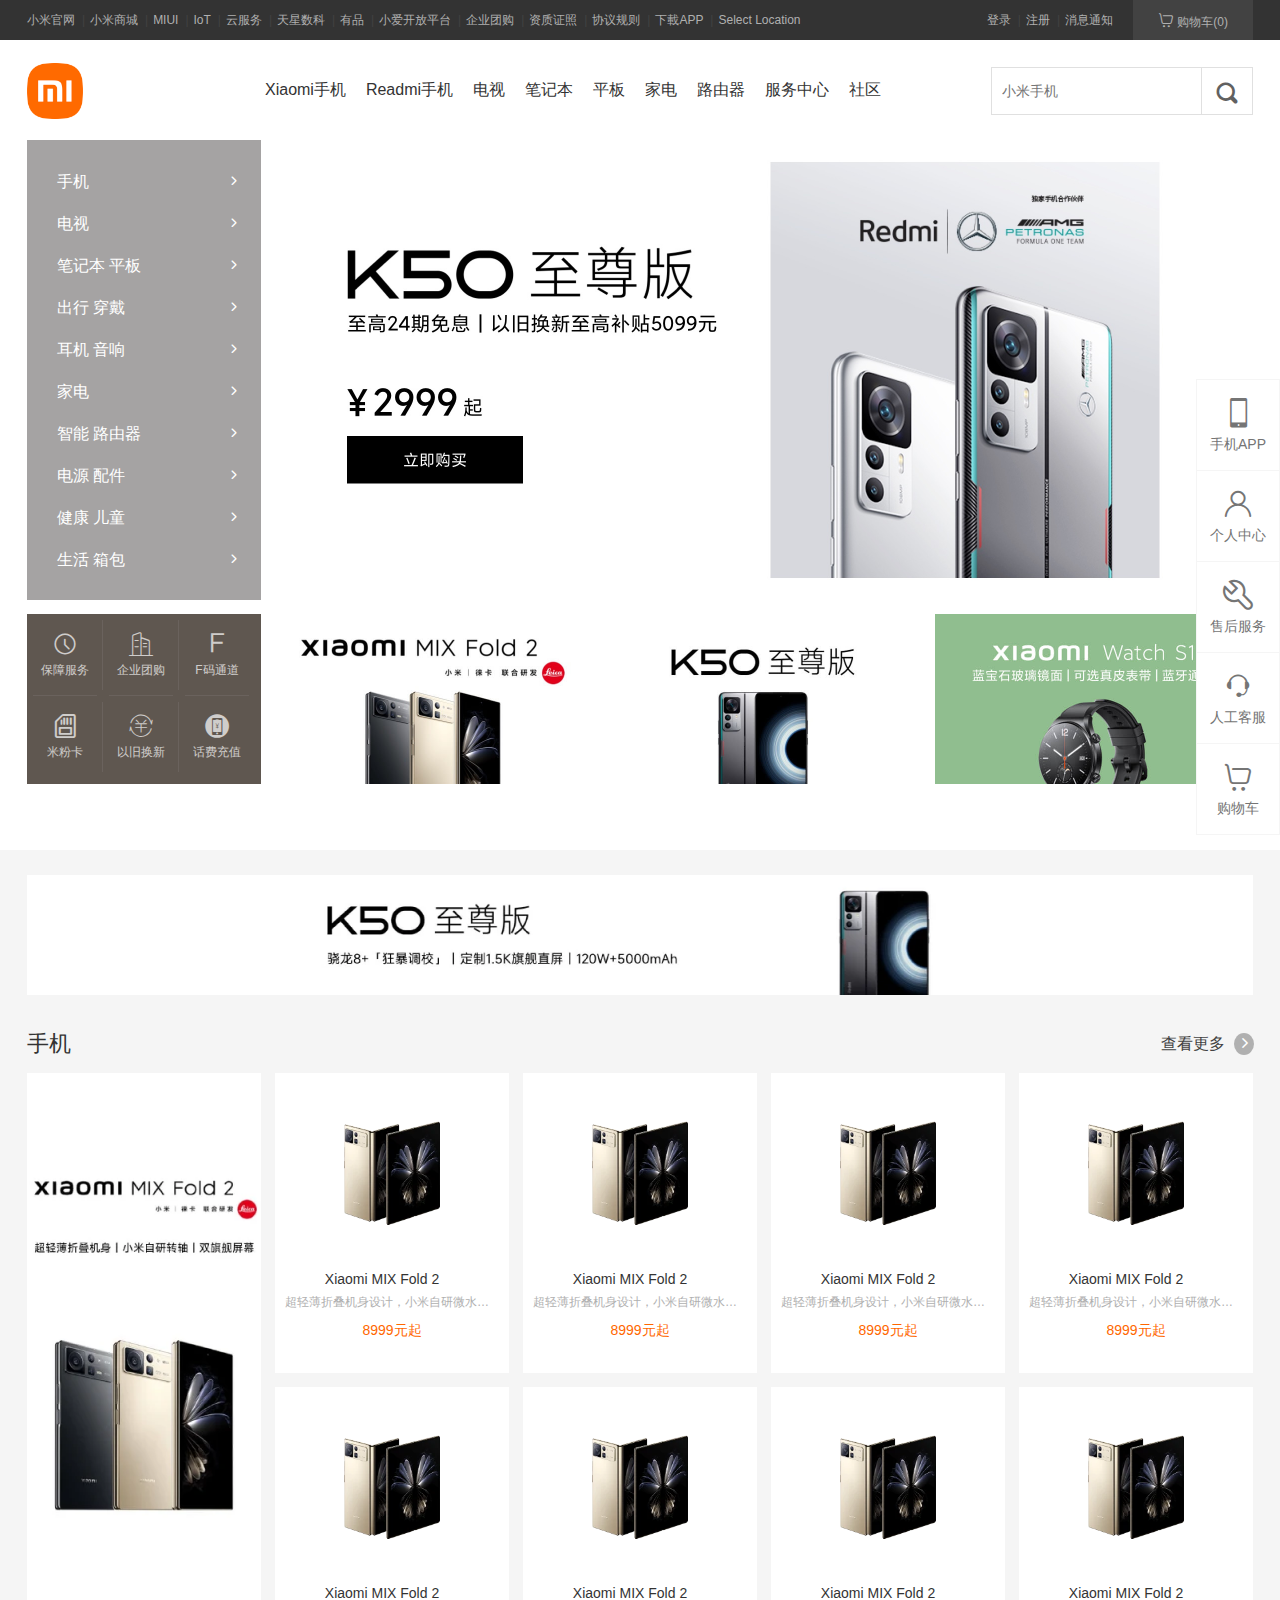
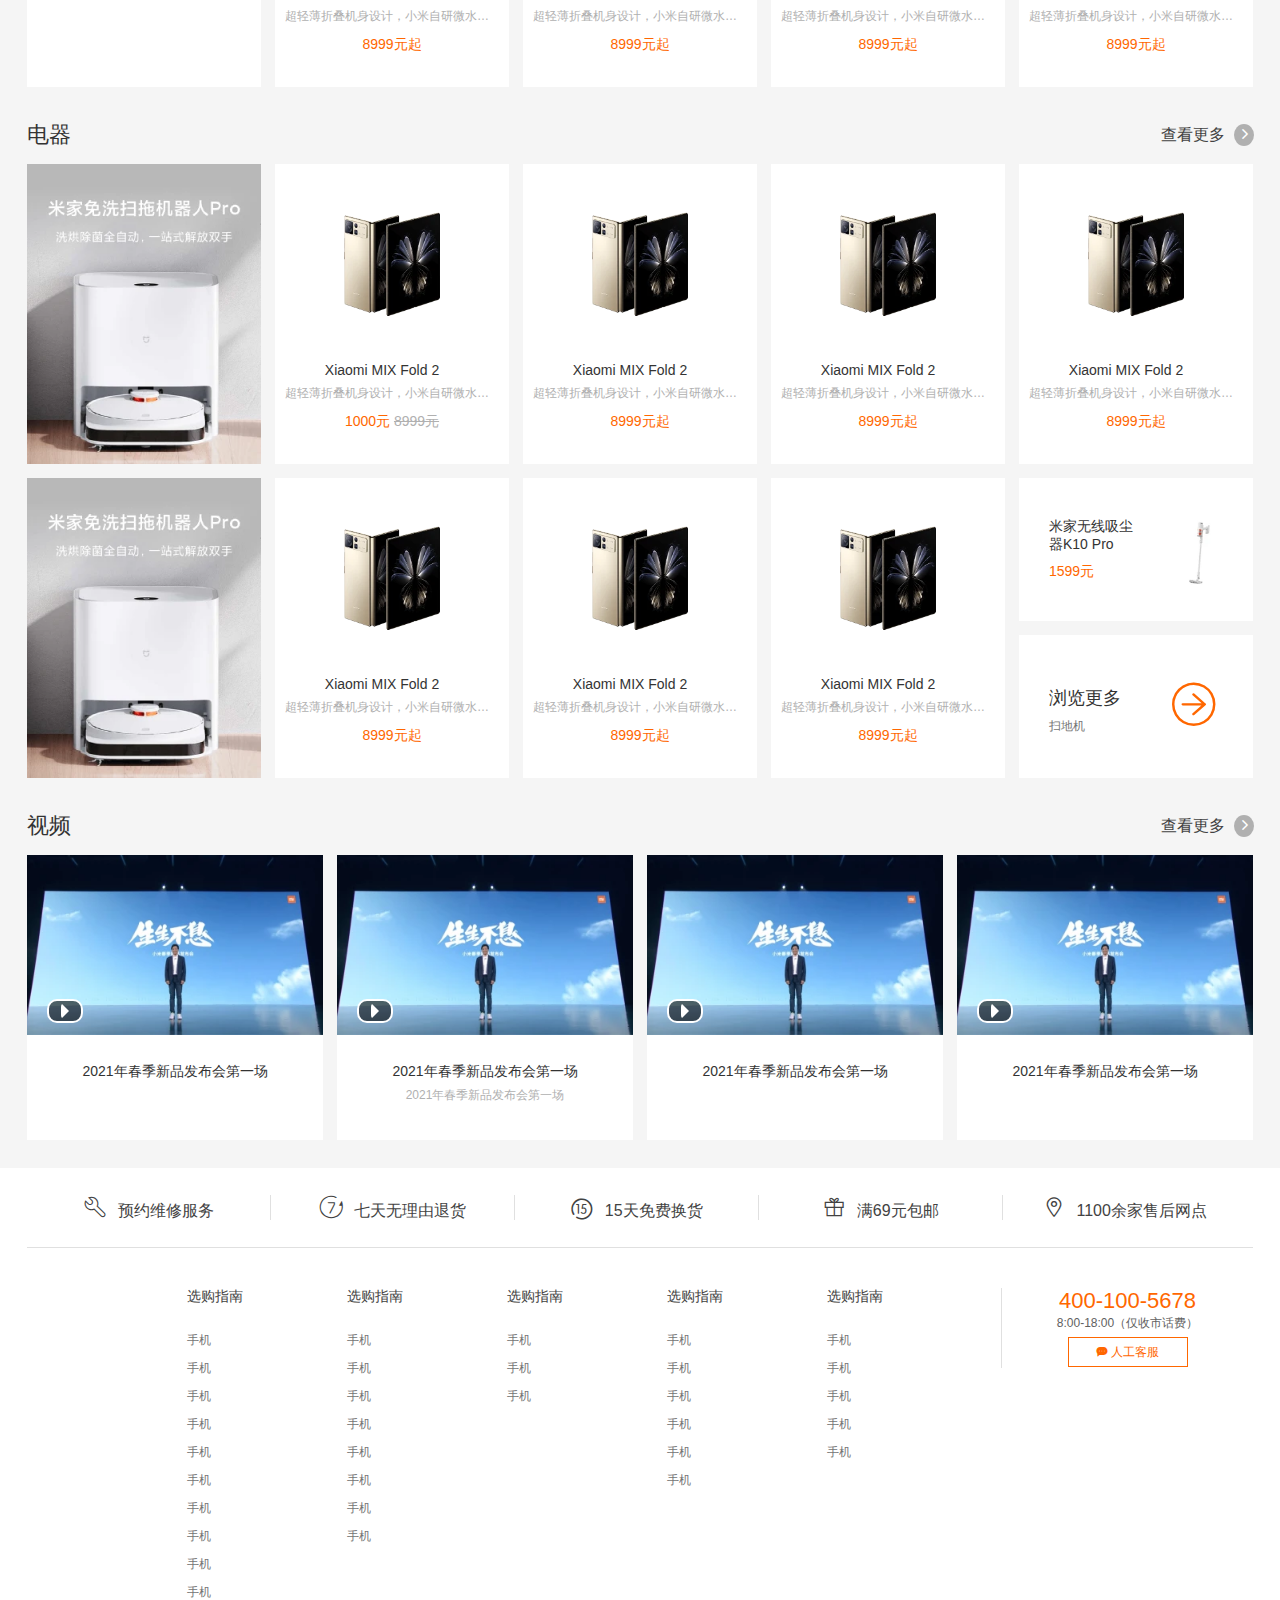
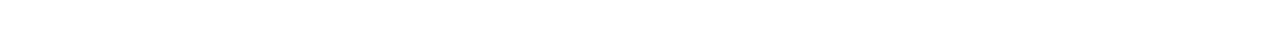
<file: index.html>
<!DOCTYPE html>
<html lang="en">

<head>
  <meta charset="UTF-8" />
  <meta http-equiv="X-UA-Compatible" content="IE=edge" />
  <meta name="viewport" content="width=device-width, initial-scale=1.0" />
  <!-- 图标 -->
  <link rel="icon" href="/images/logo.png" />
  <!-- 总样式 -->
  <link rel="stylesheet" href="/css/reset.css" />
  <!-- 字体图标 -->
  <link rel="stylesheet" href="/iconfont/iconfont.css" />
  <!-- 自己的样式 -->
  <link rel="stylesheet" href="/css/index.css" />

  <title>小米</title>
</head>

<body>
  <!-- 黑色头部导航栏开始 -->
  <header>
    <div class="wrap">
      <div class="left">
        <ul class="header_left">
          <li><a href="#" class=""> 小米官网 </a>
            <span class="">|</span>
          </li>
          <li><a href="#" class=""> 小米商城 </a>
            <span class="">|</span>
          </li>
          <li><a href="#" class=""> MIUI </a>
            <span class="">|</span>
          </li>
          <li>
            <a href="#" class=""> IoT </a>
            <span class="">|</span>
          </li>
          <li>
            <a href="#" class=""> 云服务 </a>
            <span class="">|</span>
          </li>
          <li><a href="#" class=""> 天星数科 </a>
            <span class="">|</span>
          </li>
          <li><a href="#" class=""> 有品 </a>
            <span class="">|</span>
          </li>
          <li>
            <a href="#" class=""> 小爱开放平台 </a> <span class="">|</span>
          </li>
          <li><a href="#" class=""> 企业团购 </a>
            <span class="">|</span>
          </li>
          <li><a href="#" class=""> 资质证照 </a>
            <span class="">|</span>
          </li>
          <li><a href="#" class=""> 协议规则 </a>
            <span class="">|</span>
          </li>
          <li class="downAPP">
            <a href="#" class=""> 下載APP </a>
            <span class="">|</span>
            <div class="downAPP_list">
              <a href="#">
                <img src="/images/download.png" alt="图片暂未加载" class="">
                <samp> 小米商城APP </samp>
              </a>
              <div class="triangle"></div>
            </div>
          </li>

          <li>
            <a href="#" class=""> Select Location </a>
          </li>
        </ul>
      </div>
      <div class="right">
        <ul class="header_right">
          <li><a href="#" class=""> 登录 </a>
            <span class="">|</span>
          </li>
          <li><a href="#" class=""> 注册 </a>
            <span class="">|</span>
          </li>
          <li><a href="#" class=""> 消息通知 </a></li>
          <li class="shop_li">
            <a herf="#" class="shop_a">
              <i class="icon iconfont">&#xe734</i> 购物车(0)
            </a>
            <div class="shop_list"> 购物车中还没有商品，赶紧选购吧！</div>
          </li>

        </ul>
      </div>
    </div>
  </header>
  <!-- 黑色导航结束 -->

  <!-- 白色导航栏开始 -->
  <nav>
    <div class="nav_main">
      <div class="img">
        <a href="#">
          <img src="/images/logo.png" alt="图片暂未加载">
        </a>
      </div>
      <div class="nav_list">
        <ul>
          <li><a href="#">Xiaomi手机</a>
            <div class="nav_ber_list_a">
              <div class="nav_ber_list_b">
                <div class="div1">
                  <a href="#">
                    <div class="list_border">
                      <img src="/images/phon1.png" alt="">
                    </div>
                    <p>Xiaomi MIX Fold 2</p>
                    <p class="p2">8999元起</p>
                  </a>
                </div>
                <div class="div1">
                  <a href="#">
                    <div class="list_border">
                      <img src="/images/d7a15df55e98e4163390096ed05b1ef5.png" alt="">
                    </div>
                    <p>Xiaomi 12S Ultra</p>
                    <p class="p2">5999元起</p>
                  </a>
                </div>
                <div class="div1">
                  <a href="#">
                    <div class="list_border">
                      <img src="/images/b01bb7ee0f8c9865c11eeb2c483015e2.png" alt="">
                    </div>
                    <p>Xiaomi 12S Pro</p>
                    <p class="p2">4699元起</p>
                  </a>
                </div>
                <div class="div1">
                  <a href="#">
                    <div class="list_border">
                      <img src="/images/e1f5a30b6e9e29c7f4ad6ed26023f4de.png" alt="">
                    </div>
                    <p>Xiaomi 12S</p>
                    <p class="p2">3999元起</p>
                  </a>
                </div>
                <div class="div1">
                  <a href="#">
                    <div class="list_border">
                      <img src="/images/a811f07a4e13510b23ada8e2eca473ae.png" alt="">
                    </div>
                    <p>Xiaomi 12 Pro 天玑版</p>
                    <p class="p2">3999元起</p>
                  </a>
                </div>
                <div class="div1">
                  <a href="#">
                    <img src="/images/88ae9b85c5f8fbdae2ea98d58a045e1e.png" alt="">
                    <p>Xiaomi Civi 1S</p>
                    <p class="p2">2299元起</p>
                  </a>
                </div>
              </div>
            </div>
          </li>
          <li><a href="#">Readmi手机</a>
            <div class="nav_ber_list_a">
              <div class="nav_ber_list_b">
                <div class="div1">
                  <a href="#">
                    <div class="list_border">
                      <img src="/images/ee06a9131e93619c75c49b88c740203b.png" alt="">
                    </div>
                    <p>Redmi K50 至尊版</p>
                    <p class="p2">2999元起</p>
                  </a>
                </div>
                <div class="div1">
                  <a href="#">
                    <div class="list_border">
                      <img src="/images/1e1f915167554e99916273b5269da1b5.png" alt="">
                    </div>
                    <p>Redmi Note 11T Pro+</p>
                    <p class="p2">1999元起</p>
                  </a>
                </div>
                <div class="div1">
                  <a href="#">
                    <div class="list_border">
                      <img src="/images/f11d7da9517953d11e02d0b459003f19.png" alt="">
                    </div>
                    <p>Redmi Note 11T Pro</p>
                    <p class="p2">1699元起</p>
                  </a>
                </div>
                <div class="div1">
                  <a href="#">
                    <div class="list_border">
                      <img src="/images/30969671b2829cbc625f018c6c998708.png" alt="">
                    </div>
                    <p>Redmi Note 11SE</p>
                    <p class="p2">999元起</p>
                  </a>
                </div>
                <div class="div1">
                  <a href="#">
                    <div class="list_border">
                      <img src="/images/ae5b5a8e24272dd4cdd77bf6d26954b6.png" alt="">
                    </div>
                    <p>Redmi 10A</p>
                    <p class="p2">699元起</p>
                  </a>
                </div>
                <div class="div1">
                  <a href="#">
                    <img src="/images/418f4cb7536265cd99bdf8b2e88d1f84.png" alt="">
                    <p>Redmi K50 Pro</p>
                    <p class="p2">2999元起</p>
                  </a>
                </div>
              </div>
            </div>
          </li>
          <li><a href="#">电视</a>
            <div class="nav_ber_list_a">
              <div class="nav_ber_list_b">
                <div class="div1">
                  <a href="#">
                    <div class="list_border">
                      <img src="/images/6511d77270e94146c0b1f96b66d8cc58.png" alt="">
                    </div>
                    <p>Redmi智能电视X55 2022</p>
                    <p class="p2">2299元</p>
                  </a>
                </div>
                <div class="div1">
                  <a href="#">
                    <div class="list_border">
                      <img src="/images/6511d77270e94146c0b1f96b66d8cc58.png" alt="">
                    </div>
                    <p>Redmi智能电视X65 2022</p>
                    <p class="p2">2999元</p>
                  </a>
                </div>
                <div class="div1">
                  <a href="#">
                    <div class="list_border">
                      <img src="/images/8871821795310769c1d3896c99b12381.png" alt="">
                    </div>
                    <p>小米电视6 65” OLED</p>
                    <p class="p2">6699元</p>
                  </a>
                </div>
                <div class="div1">
                  <a href="#">
                    <div class="list_border">
                      <img src="/images/0a1ae5341d2dae66cd42566c60d2d666.png" alt="">
                    </div>
                    <p>小米电视 大师 77” OLED</p>
                    <p class="p2">17999元</p>
                  </a>
                </div>
                <div class="div1">
                  <a href="#">
                    <div class="list_border">
                      <img src="/images/932b583c6eccd8aabfa0771f8a854940.jpg" alt="">
                    </div>
                    <p>小米透明电视</p>
                    <p class="p2">49999元</p>
                  </a>
                </div>
                <div class="div1">
                  <a href="#">
                    <img src="/images/ea3390a20547c7298a258528e4aa69ad.png" alt="">
                    <p>小米电视 大师 65英寸OLED</p>
                    <p class="p2">8999元</p>
                  </a>
                </div>
              </div>
            </div>
          </li>
          <li><a href="#">笔记本</a>
            <div class="nav_ber_list_a">
              <div class="nav_ber_list_b">
                <div class="div1">
                  <a href="#">
                    <div class="list_border">
                      <img src="/images/c926842a23c7316b17792e075be9d055.png" alt="">
                    </div>
                    <p>Xiaomi Book Pro 14 锐龙版</p>
                    <p class="p2">6399元起</p>
                  </a>
                </div>
                <div class="div1">
                  <a href="#">
                    <div class="list_border">
                      <img src="/images/c86a7877e4ed76f50e204875e7372428.png" alt="">
                    </div>
                    <p>Redmi G 游戏本 2022</p>
                    <p class="p2">7499元起</p>
                  </a>
                </div>
                <div class="div1">
                  <a href="#">
                    <div class="list_border">
                      <img src="/images/3f306e56e070eec07b985baf8f1f57e8.png" alt="">
                    </div>
                    <p> Xiaomi Book Pro 14 2022 </p>
                    <p class="p2">6799元起</p>
                  </a>
                </div>
                <div class="div1">
                  <a href="#">
                    <div class="list_border">
                      <img src="/images/5cea230383f17c7e87c51b65634381f5.png" alt="">
                    </div>
                    <p> Xiaomi Book Pro 16 2022</p>
                    <p class="p2">7399元起</p>
                  </a>
                </div>
                <div class="div1">
                  <a href="#">
                    <div class="list_border">
                      <img src="/images/8e638c7da7a9dd5d7a8a215517ca150e.png" alt="">
                    </div>
                    <p>RedmiBook Pro 14 2022 锐龙版</p>
                    <p class="p2">5299元起</p>
                  </a>
                </div>
                <div class="div1">
                  <a href="#">
                    <img src="/images/07c66ae36f99daa4d5f613bb3d04ded6.png" alt="">
                    <p>RedmiBook Pro 15 2022 锐龙版</p>
                    <p class="p2">5499元起</p>
                  </a>
                </div>
              </div>
            </div>
          </li>
          <li><a href="#">平板</a>
            <div class="nav_ber_list_a">
              <div class="nav_ber_list_b">
                <div class="div1">
                  <a href="#">
                    <div class="list_border">
                      <img src="/images/1ba211a988be47d7ae5a1a448ecf0b67.jpeg" alt="">
                    </div>
                    <p>小米平板5 Pro 12.4</p>
                    <p class="p2">2799元起</p>
                  </a>
                </div>
                <div class="div1">
                  <a href="#">
                    <div class="list_border">
                      <img src="/images/33de34a4caf2834a1828dc51203dc922.png" alt="">
                    </div>
                    <p>小米平板5</p>
                    <p class="p2">1799元起</p>
                  </a>
                </div>
                <div class="div1">
                  <a href="#">
                    <div class="list_border">
                      <img src="/images/03892b203a6413bcd8ef3f92d77df79c.gif" alt="">
                    </div>
                    <p>小米平板5 Pro 5G</p>
                    <p class="p2">3349元</p>
                  </a>
                </div>
                <div class="div1">
                  <a href="#">
                    <div class="list_border">
                      <img src="/images/aad55902a2cc64bf0306b004adb14ef7.png" alt="">
                    </div>
                    <p>小米平板5 Pro</p>
                    <p class="p2">2299元起</p>
                  </a>
                </div>
              </div>
            </div>
          </li>
          <li><a href="#">家电</a>
            <div class="nav_ber_list_a">
              <div class="nav_ber_list_b">
                <div class="div1">
                  <a href="#">
                    <div class="list_border">
                      <img src="/images/cbfab8147c1104eea97c7d0f07581237.png" alt="">
                    </div>
                    <p>巨省电 | 米家空调 新一级 1.5匹 睡眠版</p>
                    <p class="p2">2199元</p>
                  </a>
                </div>
                <div class="div1">
                  <a href="#">
                    <div class="list_border">
                      <img src="/images/4be9f7bb741c25376594976ea5451842.png" alt="">
                    </div>
                    <p>巨省电 3匹|变频|新一级能效（鎏金款）</p>
                    <p class="p2">5099元</p>
                  </a>
                </div>
                <div class="div1">
                  <a href="#">
                    <div class="list_border">
                      <img src="/images/65df9e92c06dcd148de5f0eb13e16ea2.png" alt="">
                    </div>
                    <p>米家扫拖机器人1T</p>
                    <p class="p2">999元</p>
                  </a>
                </div>
              </div>
            </div>
          </li>
          <li><a href="#">路由器</a>
            <div class="nav_ber_list_a">
              <div class="nav_ber_list_b">
                <div class="div1">
                  <a href="#">
                    <div class="list_border">
                      <img src="/images/c1465737a8a6ac8772560dce2ef0a39f.png" alt="">
                    </div>
                    <p>Redmi 电竞路由器 AX5400</p>
                    <p class="p2">549元</p>
                  </a>
                </div>
                <div class="div1">
                  <a href="#">
                    <div class="list_border">
                      <img src="/images/2a759fa795d749f0538cfd2a15890027.png" alt="">
                    </div>
                    <p>小米路由器AX6000</p>
                    <p class="p2">549元</p>
                  </a>
                </div>
                <div class="div1">
                  <a href="#">
                    <div class="list_border">
                      <img src="/images/2815a0a208be362cba673aae9a1f9c93.png" alt="">
                    </div>
                    <p>小米路由器AX9000</p>
                    <p class="p2">1299元</p>
                  </a>
                </div>
                <div class="div1">
                  <a href="#">
                    <div class="list_border">
                      <img src="/images/2f88d17e29314286967eeb88bf86cdfc.png" alt="">
                    </div>
                    <p>Xiaomi HomeWiFi 三频 Mesh 路由器</p>
                    <p class="p2">1499元</p>
                  </a>
                </div>
                <div class="div1">
                  <a href="#">
                    <div class="list_border">
                      <img src="/images/026a28fc18eff2cfa4d26a799a2da9cc.jpg" alt="">
                    </div>
                    <p>小米路由器4A 千兆版</p>
                    <p class="p2">129元</p>
                  </a>
                </div>
                <div class="div1">
                  <a href="#">
                    <img src="/images/2ddc6a2789c5f5ff78fa4ca1402417c8.png" alt="">
                    <p>查看全部</p>
                    <p>小米路由器</p>
                  </a>
                </div>
              </div>
            </div>
          </li>
          <li><a href="#">服务中心</a>
          </li>
          <li><a href="#">社区</a>
          </li>
        </ul>
      </div>
      <div class="input">
        <input type="text" placeholder="小米手机">
        <div class="search_list">
          <a href="#">全部商品</a>
          <a href="#">红米</a>
          <a href="#">手机</a>
          <a href="#">黑备5</a>
          <a href="#">冰箱</a>
          <a href="#">电视</a>
          <a href="#">洗衣机</a>
          <a href="#">Redmi G 2021</a>
        </div>
        <button class="icon_search" type="button">
          <i class="icon iconfont">&#xe63d</i>
          <button />

      </div>
    </div>

  </nav>
  <!-- 白色导航结束 -->

  <!-- banner开始 -->
  <div class="banner">
    <div class="wrap">
      <div class="banner_box">
        <a href="#">
          <img src="/images/71139db54251442981e61cb1064152fc.jpg" alt="">
        </a>
        <div class="slide">
          <ul>
            <li>
              <a href="#"></a>手机
              <span class="icon iconfont">&#xe6ac</span>
              <div class="banner_list">
                <ul>
                  <li>
                    <a href="#">
                      <img src="/images/52ef2b0a20fdb016f11d717e63f460db.png" alt="">
                      <samp>Xiaomi MIX Fold 2</samp>
                    </a>
                  </li>
                  <li>
                    <a href="#">
                      <img src="/images/52ef2b0a20fdb016f11d717e63f460db.png" alt="">
                      <samp>Xiaomi MIX Fold 2</samp>
                    </a>
                  </li>
                  <li>
                    <a href="#">
                      <img src="/images/52ef2b0a20fdb016f11d717e63f460db.png" alt="">
                      <samp>Xiaomi MIX Fold 2</samp>
                    </a>
                  </li>
                  <li>
                    <a href="#">
                      <img src="/images/52ef2b0a20fdb016f11d717e63f460db.png" alt="">
                      <samp>Xiaomi MIX Fold 2</samp>
                    </a>
                  </li>
                  <li>
                    <a href="#">
                      <img src="/images/52ef2b0a20fdb016f11d717e63f460db.png" alt="">
                      <samp>Xiaomi MIX Fold 2</samp>
                    </a>
                  </li>
                  <li>
                    <a href="#">
                      <img src="/images/52ef2b0a20fdb016f11d717e63f460db.png" alt="">
                      <samp>Xiaomi MIX Fold 2</samp>
                    </a>
                  </li>
                </ul>
                <ul>
                  <li>
                    <a href="#">
                      <img src="/images/52ef2b0a20fdb016f11d717e63f460db.png" alt="">
                      <samp>Xiaomi MIX Fold 2</samp>
                    </a>
                  </li>
                  <li>
                    <a href="#">
                      <img src="/images/52ef2b0a20fdb016f11d717e63f460db.png" alt="">
                      <samp>Xiaomi MIX Fold 2</samp>
                    </a>
                  </li>
                  <li>
                    <a href="#">
                      <img src="/images/52ef2b0a20fdb016f11d717e63f460db.png" alt="">
                      <samp>Xiaomi MIX Fold 2</samp>
                    </a>
                  </li>
                  <li>
                    <a href="#">
                      <img src="/images/52ef2b0a20fdb016f11d717e63f460db.png" alt="">
                      <samp>Xiaomi MIX Fold 2</samp>
                    </a>
                  </li>
                  <li>
                    <a href="#">
                      <img src="/images/52ef2b0a20fdb016f11d717e63f460db.png" alt="">
                      <samp>Xiaomi MIX Fold 2</samp>
                    </a>
                  </li>
                  <li>
                    <a href="#">
                      <img src="/images/52ef2b0a20fdb016f11d717e63f460db.png" alt="">
                      <samp>Xiaomi MIX Fold 2</samp>
                    </a>
                  </li>
                </ul>
                <ul>
                  <li>
                    <a href="#">
                      <img src="/images/52ef2b0a20fdb016f11d717e63f460db.png" alt="">
                      <samp>Xiaomi MIX Fold 2</samp>
                    </a>
                  </li>
                  <li>
                    <a href="#">
                      <img src="/images/52ef2b0a20fdb016f11d717e63f460db.png" alt="">
                      <samp>Xiaomi MIX Fold 2</samp>
                    </a>
                  </li>
                  <li>
                    <a href="#">
                      <img src="/images/52ef2b0a20fdb016f11d717e63f460db.png" alt="">
                      <samp>Xiaomi MIX Fold 2</samp>
                    </a>
                  </li>
                  <li>
                    <a href="#">
                      <img src="/images/52ef2b0a20fdb016f11d717e63f460db.png" alt="">
                      <samp>Xiaomi MIX Fold 2</samp>
                    </a>
                  </li>
                  <li>
                    <a href="#">
                      <img src="/images/52ef2b0a20fdb016f11d717e63f460db.png" alt="">
                      <samp>Xiaomi MIX Fold 2</samp>
                    </a>
                  </li>
                  <li>
                    <a href="#">
                      <img src="/images/52ef2b0a20fdb016f11d717e63f460db.png" alt="">
                      <samp>Xiaomi MIX Fold 2</samp>
                    </a>
                  </li>
                </ul>
                <ul>
                  <li>
                    <a href="#">
                      <img src="/images/52ef2b0a20fdb016f11d717e63f460db.png" alt="">
                      <samp>Xiaomi MIX Fold 2</samp>
                    </a>
                  </li>
                  <li>
                    <a href="#">
                      <img src="/images/52ef2b0a20fdb016f11d717e63f460db.png" alt="">
                      <samp>Xiaomi MIX Fold 2</samp>
                    </a>
                  </li>
                  <li>
                    <a href="#">
                      <img src="/images/52ef2b0a20fdb016f11d717e63f460db.png" alt="">
                      <samp>Xiaomi MIX Fold 2</samp>
                    </a>
                  </li>
                  <li>
                    <a href="#">
                      <img src="/images/52ef2b0a20fdb016f11d717e63f460db.png" alt="">
                      <samp>Xiaomi MIX Fold 2</samp>
                    </a>
                  </li>
                  <li>
                    <a href="#">
                      <img src="/images/52ef2b0a20fdb016f11d717e63f460db.png" alt="">
                      <samp>Xiaomi MIX Fold 2</samp>
                    </a>
                  </li>
                  <li>
                    <a href="#">
                      <img src="/images/52ef2b0a20fdb016f11d717e63f460db.png" alt="">
                      <samp>Xiaomi MIX Fold 2</samp>
                    </a>
                  </li>
                </ul>
              </div>
            </li>
            <li>
              <a href="#"></a>电视
              <span class="icon iconfont">&#xe6ac</span>
              <div class="banner_list">
                <ul>
                  <li>
                    <a href="#">
                      <img src="/images/52ef2b0a20fdb016f11d717e63f460db.png" alt="">
                      <samp>Xiaomi MIX Fold 2</samp>
                    </a>
                  </li>
                  <li>
                    <a href="#">
                      <img src="/images/52ef2b0a20fdb016f11d717e63f460db.png" alt="">
                      <samp>Xiaomi MIX Fold 2</samp>
                    </a>
                  </li>
                  <li>
                    <a href="#">
                      <img src="/images/52ef2b0a20fdb016f11d717e63f460db.png" alt="">
                      <samp>Xiaomi MIX Fold 2</samp>
                    </a>
                  </li>
                  <li>
                    <a href="#">
                      <img src="/images/52ef2b0a20fdb016f11d717e63f460db.png" alt="">
                      <samp>Xiaomi MIX Fold 2</samp>
                    </a>
                  </li>
                  <li>
                    <a href="#">
                      <img src="/images/52ef2b0a20fdb016f11d717e63f460db.png" alt="">
                      <samp>Xiaomi MIX Fold 2</samp>
                    </a>
                  </li>
                  <li>
                    <a href="#">
                      <img src="/images/52ef2b0a20fdb016f11d717e63f460db.png" alt="">
                      <samp>Xiaomi MIX Fold 2</samp>
                    </a>
                  </li>
                </ul>
                <ul>
                  <li>
                    <a href="#">
                      <img src="/images/52ef2b0a20fdb016f11d717e63f460db.png" alt="">
                      <samp>Xiaomi MIX Fold 2</samp>
                    </a>
                  </li>
                  <li>
                    <a href="#">
                      <img src="/images/52ef2b0a20fdb016f11d717e63f460db.png" alt="">
                      <samp>Xiaomi MIX Fold 2</samp>
                    </a>
                  </li>
                  <li>
                    <a href="#">
                      <img src="/images/52ef2b0a20fdb016f11d717e63f460db.png" alt="">
                      <samp>Xiaomi MIX Fold 2</samp>
                    </a>
                  </li>
                  <li>
                    <a href="#">
                      <img src="/images/52ef2b0a20fdb016f11d717e63f460db.png" alt="">
                      <samp>Xiaomi MIX Fold 2</samp>
                    </a>
                  </li>
                  <li>
                    <a href="#">
                      <img src="/images/52ef2b0a20fdb016f11d717e63f460db.png" alt="">
                      <samp>Xiaomi MIX Fold 2</samp>
                    </a>
                  </li>
                  <li>
                    <a href="#">
                      <img src="/images/52ef2b0a20fdb016f11d717e63f460db.png" alt="">
                      <samp>Xiaomi MIX Fold 2</samp>
                    </a>
                  </li>
                </ul>
                <ul>
                  <li>
                    <a href="#">
                      <img src="/images/52ef2b0a20fdb016f11d717e63f460db.png" alt="">
                      <samp>Xiaomi MIX Fold 2</samp>
                    </a>
                  </li>
                  <li>
                    <a href="#">
                      <img src="/images/52ef2b0a20fdb016f11d717e63f460db.png" alt="">
                      <samp>Xiaomi MIX Fold 2</samp>
                    </a>
                  </li>
                  <li>
                    <a href="#">
                      <img src="/images/52ef2b0a20fdb016f11d717e63f460db.png" alt="">
                      <samp>Xiaomi MIX Fold 2</samp>
                    </a>
                  </li>
                  <li>
                    <a href="#">
                      <img src="/images/52ef2b0a20fdb016f11d717e63f460db.png" alt="">
                      <samp>Xiaomi MIX Fold 2</samp>
                    </a>
                  </li>
                  <li>
                    <a href="#">
                      <img src="/images/52ef2b0a20fdb016f11d717e63f460db.png" alt="">
                      <samp>Xiaomi MIX Fold 2</samp>
                    </a>
                  </li>
                  <li>
                    <a href="#">
                      <img src="/images/52ef2b0a20fdb016f11d717e63f460db.png" alt="">
                      <samp>Xiaomi MIX Fold 2</samp>
                    </a>
                  </li>
                </ul>
                <ul>
                  <li>
                    <a href="#">
                      <img src="/images/52ef2b0a20fdb016f11d717e63f460db.png" alt="">
                      <samp>Xiaomi MIX Fold 2</samp>
                    </a>
                  </li>
                  <li>
                    <a href="#">
                      <img src="/images/52ef2b0a20fdb016f11d717e63f460db.png" alt="">
                      <samp>Xiaomi MIX Fold 2</samp>
                    </a>
                  </li>
                  <li>
                    <a href="#">
                      <img src="/images/52ef2b0a20fdb016f11d717e63f460db.png" alt="">
                      <samp>Xiaomi MIX Fold 2</samp>
                    </a>
                  </li>
                  <li>
                    <a href="#">
                      <img src="/images/52ef2b0a20fdb016f11d717e63f460db.png" alt="">
                      <samp>Xiaomi MIX Fold 2</samp>
                    </a>
                  </li>
                  <li>
                    <a href="#">
                      <img src="/images/52ef2b0a20fdb016f11d717e63f460db.png" alt="">
                      <samp>Xiaomi MIX Fold 2</samp>
                    </a>
                  </li>
                  <li>
                    <a href="#">
                      <img src="/images/52ef2b0a20fdb016f11d717e63f460db.png" alt="">
                      <samp>Xiaomi MIX Fold 2</samp>
                    </a>
                  </li>
                </ul>
              </div>
            </li>
            <li>
              <a href="#"></a>笔记本 平板
              <span class="icon iconfont">&#xe6ac</span>
              <div class="banner_list">
                <ul>
                  <li>
                    <a href="#">
                      <img src="/images/52ef2b0a20fdb016f11d717e63f460db.png" alt="">
                      <samp>Xiaomi MIX Fold 2</samp>
                    </a>
                  </li>
                  <li>
                    <a href="#">
                      <img src="/images/52ef2b0a20fdb016f11d717e63f460db.png" alt="">
                      <samp>Xiaomi MIX Fold 2</samp>
                    </a>
                  </li>
                  <li>
                    <a href="#">
                      <img src="/images/52ef2b0a20fdb016f11d717e63f460db.png" alt="">
                      <samp>Xiaomi MIX Fold 2</samp>
                    </a>
                  </li>
                  <li>
                    <a href="#">
                      <img src="/images/52ef2b0a20fdb016f11d717e63f460db.png" alt="">
                      <samp>Xiaomi MIX Fold 2</samp>
                    </a>
                  </li>
                  <li>
                    <a href="#">
                      <img src="/images/52ef2b0a20fdb016f11d717e63f460db.png" alt="">
                      <samp>Xiaomi MIX Fold 2</samp>
                    </a>
                  </li>
                  <li>
                    <a href="#">
                      <img src="/images/52ef2b0a20fdb016f11d717e63f460db.png" alt="">
                      <samp>Xiaomi MIX Fold 2</samp>
                    </a>
                  </li>
                </ul>
                <ul>
                  <li>
                    <a href="#">
                      <img src="/images/52ef2b0a20fdb016f11d717e63f460db.png" alt="">
                      <samp>Xiaomi MIX Fold 2</samp>
                    </a>
                  </li>
                  <li>
                    <a href="#">
                      <img src="/images/52ef2b0a20fdb016f11d717e63f460db.png" alt="">
                      <samp>Xiaomi MIX Fold 2</samp>
                    </a>
                  </li>
                  <li>
                    <a href="#">
                      <img src="/images/52ef2b0a20fdb016f11d717e63f460db.png" alt="">
                      <samp>Xiaomi MIX Fold 2</samp>
                    </a>
                  </li>
                  <li>
                    <a href="#">
                      <img src="/images/52ef2b0a20fdb016f11d717e63f460db.png" alt="">
                      <samp>Xiaomi MIX Fold 2</samp>
                    </a>
                  </li>
                  <li>
                    <a href="#">
                      <img src="/images/52ef2b0a20fdb016f11d717e63f460db.png" alt="">
                      <samp>Xiaomi MIX Fold 2</samp>
                    </a>
                  </li>
                  <li>
                    <a href="#">
                      <img src="/images/52ef2b0a20fdb016f11d717e63f460db.png" alt="">
                      <samp>Xiaomi MIX Fold 2</samp>
                    </a>
                  </li>
                </ul>
                <ul>
                  <li>
                    <a href="#">
                      <img src="/images/52ef2b0a20fdb016f11d717e63f460db.png" alt="">
                      <samp>Xiaomi MIX Fold 2</samp>
                    </a>
                  </li>
                  <li>
                    <a href="#">
                      <img src="/images/52ef2b0a20fdb016f11d717e63f460db.png" alt="">
                      <samp>Xiaomi MIX Fold 2</samp>
                    </a>
                  </li>
                  <li>
                    <a href="#">
                      <img src="/images/52ef2b0a20fdb016f11d717e63f460db.png" alt="">
                      <samp>Xiaomi MIX Fold 2</samp>
                    </a>
                  </li>
                  <li>
                    <a href="#">
                      <img src="/images/52ef2b0a20fdb016f11d717e63f460db.png" alt="">
                      <samp>Xiaomi MIX Fold 2</samp>
                    </a>
                  </li>
                  <li>
                    <a href="#">
                      <img src="/images/52ef2b0a20fdb016f11d717e63f460db.png" alt="">
                      <samp>Xiaomi MIX Fold 2</samp>
                    </a>
                  </li>
                  <li>
                    <a href="#">
                      <img src="/images/52ef2b0a20fdb016f11d717e63f460db.png" alt="">
                      <samp>Xiaomi MIX Fold 2</samp>
                    </a>
                  </li>
                </ul>
                <ul>
                  <li>
                    <a href="#">
                      <img src="/images/52ef2b0a20fdb016f11d717e63f460db.png" alt="">
                      <samp>Xiaomi MIX Fold 2</samp>
                    </a>
                  </li>
                  <li>
                    <a href="#">
                      <img src="/images/52ef2b0a20fdb016f11d717e63f460db.png" alt="">
                      <samp>Xiaomi MIX Fold 2</samp>
                    </a>
                  </li>
                  <li>
                    <a href="#">
                      <img src="/images/52ef2b0a20fdb016f11d717e63f460db.png" alt="">
                      <samp>Xiaomi MIX Fold 2</samp>
                    </a>
                  </li>
                  <li>
                    <a href="#">
                      <img src="/images/52ef2b0a20fdb016f11d717e63f460db.png" alt="">
                      <samp>Xiaomi MIX Fold 2</samp>
                    </a>
                  </li>
                  <li>
                    <a href="#">
                      <img src="/images/52ef2b0a20fdb016f11d717e63f460db.png" alt="">
                      <samp>Xiaomi MIX Fold 2</samp>
                    </a>
                  </li>
                  <li>
                    <a href="#">
                      <img src="/images/52ef2b0a20fdb016f11d717e63f460db.png" alt="">
                      <samp>Xiaomi MIX Fold 2</samp>
                    </a>
                  </li>
                </ul>
              </div>
            </li>
            <li>
              <a href="#"></a>出行 穿戴
              <span class="icon iconfont">&#xe6ac</span>
              <div class="banner_list">
                <ul>
                  <li>
                    <a href="#">
                      <img src="/images/52ef2b0a20fdb016f11d717e63f460db.png" alt="">
                      <samp>Xiaomi MIX Fold 2</samp>
                    </a>
                  </li>
                  <li>
                    <a href="#">
                      <img src="/images/52ef2b0a20fdb016f11d717e63f460db.png" alt="">
                      <samp>Xiaomi MIX Fold 2</samp>
                    </a>
                  </li>
                  <li>
                    <a href="#">
                      <img src="/images/52ef2b0a20fdb016f11d717e63f460db.png" alt="">
                      <samp>Xiaomi MIX Fold 2</samp>
                    </a>
                  </li>
                  <li>
                    <a href="#">
                      <img src="/images/52ef2b0a20fdb016f11d717e63f460db.png" alt="">
                      <samp>Xiaomi MIX Fold 2</samp>
                    </a>
                  </li>
                  <li>
                    <a href="#">
                      <img src="/images/52ef2b0a20fdb016f11d717e63f460db.png" alt="">
                      <samp>Xiaomi MIX Fold 2</samp>
                    </a>
                  </li>
                  <li>
                    <a href="#">
                      <img src="/images/52ef2b0a20fdb016f11d717e63f460db.png" alt="">
                      <samp>Xiaomi MIX Fold 2</samp>
                    </a>
                  </li>
                </ul>
                <ul>
                  <li>
                    <a href="#">
                      <img src="/images/52ef2b0a20fdb016f11d717e63f460db.png" alt="">
                      <samp>Xiaomi MIX Fold 2</samp>
                    </a>
                  </li>
                  <li>
                    <a href="#">
                      <img src="/images/52ef2b0a20fdb016f11d717e63f460db.png" alt="">
                      <samp>Xiaomi MIX Fold 2</samp>
                    </a>
                  </li>
                  <li>
                    <a href="#">
                      <img src="/images/52ef2b0a20fdb016f11d717e63f460db.png" alt="">
                      <samp>Xiaomi MIX Fold 2</samp>
                    </a>
                  </li>
                  <li>
                    <a href="#">
                      <img src="/images/52ef2b0a20fdb016f11d717e63f460db.png" alt="">
                      <samp>Xiaomi MIX Fold 2</samp>
                    </a>
                  </li>
                  <li>
                    <a href="#">
                      <img src="/images/52ef2b0a20fdb016f11d717e63f460db.png" alt="">
                      <samp>Xiaomi MIX Fold 2</samp>
                    </a>
                  </li>
                  <li>
                    <a href="#">
                      <img src="/images/52ef2b0a20fdb016f11d717e63f460db.png" alt="">
                      <samp>Xiaomi MIX Fold 2</samp>
                    </a>
                  </li>
                </ul>
                <ul>
                  <li>
                    <a href="#">
                      <img src="/images/52ef2b0a20fdb016f11d717e63f460db.png" alt="">
                      <samp>Xiaomi MIX Fold 2</samp>
                    </a>
                  </li>
                  <li>
                    <a href="#">
                      <img src="/images/52ef2b0a20fdb016f11d717e63f460db.png" alt="">
                      <samp>Xiaomi MIX Fold 2</samp>
                    </a>
                  </li>
                  <li>
                    <a href="#">
                      <img src="/images/52ef2b0a20fdb016f11d717e63f460db.png" alt="">
                      <samp>Xiaomi MIX Fold 2</samp>
                    </a>
                  </li>
                  <li>
                    <a href="#">
                      <img src="/images/52ef2b0a20fdb016f11d717e63f460db.png" alt="">
                      <samp>Xiaomi MIX Fold 2</samp>
                    </a>
                  </li>
                  <li>
                    <a href="#">
                      <img src="/images/52ef2b0a20fdb016f11d717e63f460db.png" alt="">
                      <samp>Xiaomi MIX Fold 2</samp>
                    </a>
                  </li>
                  <li>
                    <a href="#">
                      <img src="/images/52ef2b0a20fdb016f11d717e63f460db.png" alt="">
                      <samp>Xiaomi MIX Fold 2</samp>
                    </a>
                  </li>
                </ul>
                <ul>
                  <li>
                    <a href="#">
                      <img src="/images/52ef2b0a20fdb016f11d717e63f460db.png" alt="">
                      <samp>Xiaomi MIX Fold 2</samp>
                    </a>
                  </li>
                  <li>
                    <a href="#">
                      <img src="/images/52ef2b0a20fdb016f11d717e63f460db.png" alt="">
                      <samp>Xiaomi MIX Fold 2</samp>
                    </a>
                  </li>
                  <li>
                    <a href="#">
                      <img src="/images/52ef2b0a20fdb016f11d717e63f460db.png" alt="">
                      <samp>Xiaomi MIX Fold 2</samp>
                    </a>
                  </li>
                  <li>
                    <a href="#">
                      <img src="/images/52ef2b0a20fdb016f11d717e63f460db.png" alt="">
                      <samp>Xiaomi MIX Fold 2</samp>
                    </a>
                  </li>
                  <li>
                    <a href="#">
                      <img src="/images/52ef2b0a20fdb016f11d717e63f460db.png" alt="">
                      <samp>Xiaomi MIX Fold 2</samp>
                    </a>
                  </li>
                  <li>
                    <a href="#">
                      <img src="/images/52ef2b0a20fdb016f11d717e63f460db.png" alt="">
                      <samp>Xiaomi MIX Fold 2</samp>
                    </a>
                  </li>
                </ul>
              </div>
            </li>
            <li>
              <a href="#"></a>耳机 音响
              <span class="icon iconfont">&#xe6ac</span>
              <div class="banner_list">
                <ul>
                  <li>
                    <a href="#">
                      <img src="/images/52ef2b0a20fdb016f11d717e63f460db.png" alt="">
                      <samp>Xiaomi MIX Fold 2</samp>
                    </a>
                  </li>
                  <li>
                    <a href="#">
                      <img src="/images/52ef2b0a20fdb016f11d717e63f460db.png" alt="">
                      <samp>Xiaomi MIX Fold 2</samp>
                    </a>
                  </li>
                  <li>
                    <a href="#">
                      <img src="/images/52ef2b0a20fdb016f11d717e63f460db.png" alt="">
                      <samp>Xiaomi MIX Fold 2</samp>
                    </a>
                  </li>
                  <li>
                    <a href="#">
                      <img src="/images/52ef2b0a20fdb016f11d717e63f460db.png" alt="">
                      <samp>Xiaomi MIX Fold 2</samp>
                    </a>
                  </li>
                  <li>
                    <a href="#">
                      <img src="/images/52ef2b0a20fdb016f11d717e63f460db.png" alt="">
                      <samp>Xiaomi MIX Fold 2</samp>
                    </a>
                  </li>
                  <li>
                    <a href="#">
                      <img src="/images/52ef2b0a20fdb016f11d717e63f460db.png" alt="">
                      <samp>Xiaomi MIX Fold 2</samp>
                    </a>
                  </li>
                </ul>
                <ul>
                  <li>
                    <a href="#">
                      <img src="/images/52ef2b0a20fdb016f11d717e63f460db.png" alt="">
                      <samp>Xiaomi MIX Fold 2</samp>
                    </a>
                  </li>
                  <li>
                    <a href="#">
                      <img src="/images/52ef2b0a20fdb016f11d717e63f460db.png" alt="">
                      <samp>Xiaomi MIX Fold 2</samp>
                    </a>
                  </li>
                  <li>
                    <a href="#">
                      <img src="/images/52ef2b0a20fdb016f11d717e63f460db.png" alt="">
                      <samp>Xiaomi MIX Fold 2</samp>
                    </a>
                  </li>
                  <li>
                    <a href="#">
                      <img src="/images/52ef2b0a20fdb016f11d717e63f460db.png" alt="">
                      <samp>Xiaomi MIX Fold 2</samp>
                    </a>
                  </li>
                  <li>
                    <a href="#">
                      <img src="/images/52ef2b0a20fdb016f11d717e63f460db.png" alt="">
                      <samp>Xiaomi MIX Fold 2</samp>
                    </a>
                  </li>
                  <li>
                    <a href="#">
                      <img src="/images/52ef2b0a20fdb016f11d717e63f460db.png" alt="">
                      <samp>Xiaomi MIX Fold 2</samp>
                    </a>
                  </li>
                </ul>
                <ul>
                  <li>
                    <a href="#">
                      <img src="/images/52ef2b0a20fdb016f11d717e63f460db.png" alt="">
                      <samp>Xiaomi MIX Fold 2</samp>
                    </a>
                  </li>
                  <li>
                    <a href="#">
                      <img src="/images/52ef2b0a20fdb016f11d717e63f460db.png" alt="">
                      <samp>Xiaomi MIX Fold 2</samp>
                    </a>
                  </li>
                  <li>
                    <a href="#">
                      <img src="/images/52ef2b0a20fdb016f11d717e63f460db.png" alt="">
                      <samp>Xiaomi MIX Fold 2</samp>
                    </a>
                  </li>
                  <li>
                    <a href="#">
                      <img src="/images/52ef2b0a20fdb016f11d717e63f460db.png" alt="">
                      <samp>Xiaomi MIX Fold 2</samp>
                    </a>
                  </li>
                  <li>
                    <a href="#">
                      <img src="/images/52ef2b0a20fdb016f11d717e63f460db.png" alt="">
                      <samp>Xiaomi MIX Fold 2</samp>
                    </a>
                  </li>
                  <li>
                    <a href="#">
                      <img src="/images/52ef2b0a20fdb016f11d717e63f460db.png" alt="">
                      <samp>Xiaomi MIX Fold 2</samp>
                    </a>
                  </li>
                </ul>
                <ul>
                  <li>
                    <a href="#">
                      <img src="/images/52ef2b0a20fdb016f11d717e63f460db.png" alt="">
                      <samp>Xiaomi MIX Fold 2</samp>
                    </a>
                  </li>
                  <li>
                    <a href="#">
                      <img src="/images/52ef2b0a20fdb016f11d717e63f460db.png" alt="">
                      <samp>Xiaomi MIX Fold 2</samp>
                    </a>
                  </li>
                  <li>
                    <a href="#">
                      <img src="/images/52ef2b0a20fdb016f11d717e63f460db.png" alt="">
                      <samp>Xiaomi MIX Fold 2</samp>
                    </a>
                  </li>
                  <li>
                    <a href="#">
                      <img src="/images/52ef2b0a20fdb016f11d717e63f460db.png" alt="">
                      <samp>Xiaomi MIX Fold 2</samp>
                    </a>
                  </li>
                  <li>
                    <a href="#">
                      <img src="/images/52ef2b0a20fdb016f11d717e63f460db.png" alt="">
                      <samp>Xiaomi MIX Fold 2</samp>
                    </a>
                  </li>
                  <li>
                    <a href="#">
                      <img src="/images/52ef2b0a20fdb016f11d717e63f460db.png" alt="">
                      <samp>Xiaomi MIX Fold 2</samp>
                    </a>
                  </li>
                </ul>
              </div>
            </li>
            <li>
              <a href="#"></a>家电
              <span class="icon iconfont">&#xe6ac</span>
              <div class="banner_list">
                <ul>
                  <li>
                    <a href="#">
                      <img src="/images/52ef2b0a20fdb016f11d717e63f460db.png" alt="">
                      <samp>Xiaomi MIX Fold 2</samp>
                    </a>
                  </li>
                  <li>
                    <a href="#">
                      <img src="/images/52ef2b0a20fdb016f11d717e63f460db.png" alt="">
                      <samp>Xiaomi MIX Fold 2</samp>
                    </a>
                  </li>
                  <li>
                    <a href="#">
                      <img src="/images/52ef2b0a20fdb016f11d717e63f460db.png" alt="">
                      <samp>Xiaomi MIX Fold 2</samp>
                    </a>
                  </li>
                  <li>
                    <a href="#">
                      <img src="/images/52ef2b0a20fdb016f11d717e63f460db.png" alt="">
                      <samp>Xiaomi MIX Fold 2</samp>
                    </a>
                  </li>
                  <li>
                    <a href="#">
                      <img src="/images/52ef2b0a20fdb016f11d717e63f460db.png" alt="">
                      <samp>Xiaomi MIX Fold 2</samp>
                    </a>
                  </li>
                  <li>
                    <a href="#">
                      <img src="/images/52ef2b0a20fdb016f11d717e63f460db.png" alt="">
                      <samp>Xiaomi MIX Fold 2</samp>
                    </a>
                  </li>
                </ul>
                <ul>
                  <li>
                    <a href="#">
                      <img src="/images/52ef2b0a20fdb016f11d717e63f460db.png" alt="">
                      <samp>Xiaomi MIX Fold 2</samp>
                    </a>
                  </li>
                  <li>
                    <a href="#">
                      <img src="/images/52ef2b0a20fdb016f11d717e63f460db.png" alt="">
                      <samp>Xiaomi MIX Fold 2</samp>
                    </a>
                  </li>
                  <li>
                    <a href="#">
                      <img src="/images/52ef2b0a20fdb016f11d717e63f460db.png" alt="">
                      <samp>Xiaomi MIX Fold 2</samp>
                    </a>
                  </li>
                  <li>
                    <a href="#">
                      <img src="/images/52ef2b0a20fdb016f11d717e63f460db.png" alt="">
                      <samp>Xiaomi MIX Fold 2</samp>
                    </a>
                  </li>
                  <li>
                    <a href="#">
                      <img src="/images/52ef2b0a20fdb016f11d717e63f460db.png" alt="">
                      <samp>Xiaomi MIX Fold 2</samp>
                    </a>
                  </li>
                  <li>
                    <a href="#">
                      <img src="/images/52ef2b0a20fdb016f11d717e63f460db.png" alt="">
                      <samp>Xiaomi MIX Fold 2</samp>
                    </a>
                  </li>
                </ul>
                <ul>
                  <li>
                    <a href="#">
                      <img src="/images/52ef2b0a20fdb016f11d717e63f460db.png" alt="">
                      <samp>Xiaomi MIX Fold 2</samp>
                    </a>
                  </li>
                  <li>
                    <a href="#">
                      <img src="/images/52ef2b0a20fdb016f11d717e63f460db.png" alt="">
                      <samp>Xiaomi MIX Fold 2</samp>
                    </a>
                  </li>
                  <li>
                    <a href="#">
                      <img src="/images/52ef2b0a20fdb016f11d717e63f460db.png" alt="">
                      <samp>Xiaomi MIX Fold 2</samp>
                    </a>
                  </li>
                  <li>
                    <a href="#">
                      <img src="/images/52ef2b0a20fdb016f11d717e63f460db.png" alt="">
                      <samp>Xiaomi MIX Fold 2</samp>
                    </a>
                  </li>
                  <li>
                    <a href="#">
                      <img src="/images/52ef2b0a20fdb016f11d717e63f460db.png" alt="">
                      <samp>Xiaomi MIX Fold 2</samp>
                    </a>
                  </li>
                  <li>
                    <a href="#">
                      <img src="/images/52ef2b0a20fdb016f11d717e63f460db.png" alt="">
                      <samp>Xiaomi MIX Fold 2</samp>
                    </a>
                  </li>
                </ul>
                <ul>
                  <li>
                    <a href="#">
                      <img src="/images/52ef2b0a20fdb016f11d717e63f460db.png" alt="">
                      <samp>Xiaomi MIX Fold 2</samp>
                    </a>
                  </li>
                  <li>
                    <a href="#">
                      <img src="/images/52ef2b0a20fdb016f11d717e63f460db.png" alt="">
                      <samp>Xiaomi MIX Fold 2</samp>
                    </a>
                  </li>
                  <li>
                    <a href="#">
                      <img src="/images/52ef2b0a20fdb016f11d717e63f460db.png" alt="">
                      <samp>Xiaomi MIX Fold 2</samp>
                    </a>
                  </li>
                  <li>
                    <a href="#">
                      <img src="/images/52ef2b0a20fdb016f11d717e63f460db.png" alt="">
                      <samp>Xiaomi MIX Fold 2</samp>
                    </a>
                  </li>
                  <li>
                    <a href="#">
                      <img src="/images/52ef2b0a20fdb016f11d717e63f460db.png" alt="">
                      <samp>Xiaomi MIX Fold 2</samp>
                    </a>
                  </li>
                  <li>
                    <a href="#">
                      <img src="/images/52ef2b0a20fdb016f11d717e63f460db.png" alt="">
                      <samp>Xiaomi MIX Fold 2</samp>
                    </a>
                  </li>
                </ul>
              </div>
            </li>
            <li>
              <a href="#"></a>智能 路由器
              <span class="icon iconfont">&#xe6ac</span>
              <div class="banner_list">
                <ul>
                  <li>
                    <a href="#">
                      <img src="/images/52ef2b0a20fdb016f11d717e63f460db.png" alt="">
                      <samp>Xiaomi MIX Fold 2</samp>
                    </a>
                  </li>
                  <li>
                    <a href="#">
                      <img src="/images/52ef2b0a20fdb016f11d717e63f460db.png" alt="">
                      <samp>Xiaomi MIX Fold 2</samp>
                    </a>
                  </li>
                  <li>
                    <a href="#">
                      <img src="/images/52ef2b0a20fdb016f11d717e63f460db.png" alt="">
                      <samp>Xiaomi MIX Fold 2</samp>
                    </a>
                  </li>
                  <li>
                    <a href="#">
                      <img src="/images/52ef2b0a20fdb016f11d717e63f460db.png" alt="">
                      <samp>Xiaomi MIX Fold 2</samp>
                    </a>
                  </li>
                  <li>
                    <a href="#">
                      <img src="/images/52ef2b0a20fdb016f11d717e63f460db.png" alt="">
                      <samp>Xiaomi MIX Fold 2</samp>
                    </a>
                  </li>
                  <li>
                    <a href="#">
                      <img src="/images/52ef2b0a20fdb016f11d717e63f460db.png" alt="">
                      <samp>Xiaomi MIX Fold 2</samp>
                    </a>
                  </li>
                </ul>
                <ul>
                  <li>
                    <a href="#">
                      <img src="/images/52ef2b0a20fdb016f11d717e63f460db.png" alt="">
                      <samp>Xiaomi MIX Fold 2</samp>
                    </a>
                  </li>
                  <li>
                    <a href="#">
                      <img src="/images/52ef2b0a20fdb016f11d717e63f460db.png" alt="">
                      <samp>Xiaomi MIX Fold 2</samp>
                    </a>
                  </li>
                  <li>
                    <a href="#">
                      <img src="/images/52ef2b0a20fdb016f11d717e63f460db.png" alt="">
                      <samp>Xiaomi MIX Fold 2</samp>
                    </a>
                  </li>
                  <li>
                    <a href="#">
                      <img src="/images/52ef2b0a20fdb016f11d717e63f460db.png" alt="">
                      <samp>Xiaomi MIX Fold 2</samp>
                    </a>
                  </li>
                  <li>
                    <a href="#">
                      <img src="/images/52ef2b0a20fdb016f11d717e63f460db.png" alt="">
                      <samp>Xiaomi MIX Fold 2</samp>
                    </a>
                  </li>
                  <li>
                    <a href="#">
                      <img src="/images/52ef2b0a20fdb016f11d717e63f460db.png" alt="">
                      <samp>Xiaomi MIX Fold 2</samp>
                    </a>
                  </li>
                </ul>
                <ul>
                  <li>
                    <a href="#">
                      <img src="/images/52ef2b0a20fdb016f11d717e63f460db.png" alt="">
                      <samp>Xiaomi MIX Fold 2</samp>
                    </a>
                  </li>
                  <li>
                    <a href="#">
                      <img src="/images/52ef2b0a20fdb016f11d717e63f460db.png" alt="">
                      <samp>Xiaomi MIX Fold 2</samp>
                    </a>
                  </li>
                  <li>
                    <a href="#">
                      <img src="/images/52ef2b0a20fdb016f11d717e63f460db.png" alt="">
                      <samp>Xiaomi MIX Fold 2</samp>
                    </a>
                  </li>
                  <li>
                    <a href="#">
                      <img src="/images/52ef2b0a20fdb016f11d717e63f460db.png" alt="">
                      <samp>Xiaomi MIX Fold 2</samp>
                    </a>
                  </li>
                  <li>
                    <a href="#">
                      <img src="/images/52ef2b0a20fdb016f11d717e63f460db.png" alt="">
                      <samp>Xiaomi MIX Fold 2</samp>
                    </a>
                  </li>
                  <li>
                    <a href="#">
                      <img src="/images/52ef2b0a20fdb016f11d717e63f460db.png" alt="">
                      <samp>Xiaomi MIX Fold 2</samp>
                    </a>
                  </li>
                </ul>
                <ul>
                  <li>
                    <a href="#">
                      <img src="/images/52ef2b0a20fdb016f11d717e63f460db.png" alt="">
                      <samp>Xiaomi MIX Fold 2</samp>
                    </a>
                  </li>
                  <li>
                    <a href="#">
                      <img src="/images/52ef2b0a20fdb016f11d717e63f460db.png" alt="">
                      <samp>Xiaomi MIX Fold 2</samp>
                    </a>
                  </li>
                  <li>
                    <a href="#">
                      <img src="/images/52ef2b0a20fdb016f11d717e63f460db.png" alt="">
                      <samp>Xiaomi MIX Fold 2</samp>
                    </a>
                  </li>
                  <li>
                    <a href="#">
                      <img src="/images/52ef2b0a20fdb016f11d717e63f460db.png" alt="">
                      <samp>Xiaomi MIX Fold 2</samp>
                    </a>
                  </li>
                  <li>
                    <a href="#">
                      <img src="/images/52ef2b0a20fdb016f11d717e63f460db.png" alt="">
                      <samp>Xiaomi MIX Fold 2</samp>
                    </a>
                  </li>
                  <li>
                    <a href="#">
                      <img src="/images/52ef2b0a20fdb016f11d717e63f460db.png" alt="">
                      <samp>Xiaomi MIX Fold 2</samp>
                    </a>
                  </li>
                </ul>
              </div>
            </li>
            <li>
              <a href="#"></a>电源 配件
              <span class="icon iconfont">&#xe6ac</span>
              <div class="banner_list">
                <ul>
                  <li>
                    <a href="#">
                      <img src="/images/52ef2b0a20fdb016f11d717e63f460db.png" alt="">
                      <samp>Xiaomi MIX Fold 2</samp>
                    </a>
                  </li>
                  <li>
                    <a href="#">
                      <img src="/images/52ef2b0a20fdb016f11d717e63f460db.png" alt="">
                      <samp>Xiaomi MIX Fold 2</samp>
                    </a>
                  </li>
                  <li>
                    <a href="#">
                      <img src="/images/52ef2b0a20fdb016f11d717e63f460db.png" alt="">
                      <samp>Xiaomi MIX Fold 2</samp>
                    </a>
                  </li>
                  <li>
                    <a href="#">
                      <img src="/images/52ef2b0a20fdb016f11d717e63f460db.png" alt="">
                      <samp>Xiaomi MIX Fold 2</samp>
                    </a>
                  </li>
                  <li>
                    <a href="#">
                      <img src="/images/52ef2b0a20fdb016f11d717e63f460db.png" alt="">
                      <samp>Xiaomi MIX Fold 2</samp>
                    </a>
                  </li>
                  <li>
                    <a href="#">
                      <img src="/images/52ef2b0a20fdb016f11d717e63f460db.png" alt="">
                      <samp>Xiaomi MIX Fold 2</samp>
                    </a>
                  </li>
                </ul>
                <ul>
                  <li>
                    <a href="#">
                      <img src="/images/52ef2b0a20fdb016f11d717e63f460db.png" alt="">
                      <samp>Xiaomi MIX Fold 2</samp>
                    </a>
                  </li>
                  <li>
                    <a href="#">
                      <img src="/images/52ef2b0a20fdb016f11d717e63f460db.png" alt="">
                      <samp>Xiaomi MIX Fold 2</samp>
                    </a>
                  </li>
                  <li>
                    <a href="#">
                      <img src="/images/52ef2b0a20fdb016f11d717e63f460db.png" alt="">
                      <samp>Xiaomi MIX Fold 2</samp>
                    </a>
                  </li>
                  <li>
                    <a href="#">
                      <img src="/images/52ef2b0a20fdb016f11d717e63f460db.png" alt="">
                      <samp>Xiaomi MIX Fold 2</samp>
                    </a>
                  </li>
                  <li>
                    <a href="#">
                      <img src="/images/52ef2b0a20fdb016f11d717e63f460db.png" alt="">
                      <samp>Xiaomi MIX Fold 2</samp>
                    </a>
                  </li>
                  <li>
                    <a href="#">
                      <img src="/images/52ef2b0a20fdb016f11d717e63f460db.png" alt="">
                      <samp>Xiaomi MIX Fold 2</samp>
                    </a>
                  </li>
                </ul>
                <ul>
                  <li>
                    <a href="#">
                      <img src="/images/52ef2b0a20fdb016f11d717e63f460db.png" alt="">
                      <samp>Xiaomi MIX Fold 2</samp>
                    </a>
                  </li>
                  <li>
                    <a href="#">
                      <img src="/images/52ef2b0a20fdb016f11d717e63f460db.png" alt="">
                      <samp>Xiaomi MIX Fold 2</samp>
                    </a>
                  </li>
                  <li>
                    <a href="#">
                      <img src="/images/52ef2b0a20fdb016f11d717e63f460db.png" alt="">
                      <samp>Xiaomi MIX Fold 2</samp>
                    </a>
                  </li>
                  <li>
                    <a href="#">
                      <img src="/images/52ef2b0a20fdb016f11d717e63f460db.png" alt="">
                      <samp>Xiaomi MIX Fold 2</samp>
                    </a>
                  </li>
                  <li>
                    <a href="#">
                      <img src="/images/52ef2b0a20fdb016f11d717e63f460db.png" alt="">
                      <samp>Xiaomi MIX Fold 2</samp>
                    </a>
                  </li>
                  <li>
                    <a href="#">
                      <img src="/images/52ef2b0a20fdb016f11d717e63f460db.png" alt="">
                      <samp>Xiaomi MIX Fold 2</samp>
                    </a>
                  </li>
                </ul>
                <ul>
                  <li>
                    <a href="#">
                      <img src="/images/52ef2b0a20fdb016f11d717e63f460db.png" alt="">
                      <samp>Xiaomi MIX Fold 2</samp>
                    </a>
                  </li>
                  <li>
                    <a href="#">
                      <img src="/images/52ef2b0a20fdb016f11d717e63f460db.png" alt="">
                      <samp>Xiaomi MIX Fold 2</samp>
                    </a>
                  </li>
                  <li>
                    <a href="#">
                      <img src="/images/52ef2b0a20fdb016f11d717e63f460db.png" alt="">
                      <samp>Xiaomi MIX Fold 2</samp>
                    </a>
                  </li>
                  <li>
                    <a href="#">
                      <img src="/images/52ef2b0a20fdb016f11d717e63f460db.png" alt="">
                      <samp>Xiaomi MIX Fold 2</samp>
                    </a>
                  </li>
                  <li>
                    <a href="#">
                      <img src="/images/52ef2b0a20fdb016f11d717e63f460db.png" alt="">
                      <samp>Xiaomi MIX Fold 2</samp>
                    </a>
                  </li>
                  <li>
                    <a href="#">
                      <img src="/images/52ef2b0a20fdb016f11d717e63f460db.png" alt="">
                      <samp>Xiaomi MIX Fold 2</samp>
                    </a>
                  </li>
                </ul>
              </div>
            </li>
            <li>
              <a href="#"></a>健康 儿童
              <span class="icon iconfont">&#xe6ac</span>
              <div class="banner_list">
                <ul>
                  <li>
                    <a href="#">
                      <img src="/images/52ef2b0a20fdb016f11d717e63f460db.png" alt="">
                      <samp>Xiaomi MIX Fold 2</samp>
                    </a>
                  </li>
                  <li>
                    <a href="#">
                      <img src="/images/52ef2b0a20fdb016f11d717e63f460db.png" alt="">
                      <samp>Xiaomi MIX Fold 2</samp>
                    </a>
                  </li>
                  <li>
                    <a href="#">
                      <img src="/images/52ef2b0a20fdb016f11d717e63f460db.png" alt="">
                      <samp>Xiaomi MIX Fold 2</samp>
                    </a>
                  </li>
                  <li>
                    <a href="#">
                      <img src="/images/52ef2b0a20fdb016f11d717e63f460db.png" alt="">
                      <samp>Xiaomi MIX Fold 2</samp>
                    </a>
                  </li>
                  <li>
                    <a href="#">
                      <img src="/images/52ef2b0a20fdb016f11d717e63f460db.png" alt="">
                      <samp>Xiaomi MIX Fold 2</samp>
                    </a>
                  </li>
                  <li>
                    <a href="#">
                      <img src="/images/52ef2b0a20fdb016f11d717e63f460db.png" alt="">
                      <samp>Xiaomi MIX Fold 2</samp>
                    </a>
                  </li>
                </ul>
                <ul>
                  <li>
                    <a href="#">
                      <img src="/images/52ef2b0a20fdb016f11d717e63f460db.png" alt="">
                      <samp>Xiaomi MIX Fold 2</samp>
                    </a>
                  </li>
                  <li>
                    <a href="#">
                      <img src="/images/52ef2b0a20fdb016f11d717e63f460db.png" alt="">
                      <samp>Xiaomi MIX Fold 2</samp>
                    </a>
                  </li>
                  <li>
                    <a href="#">
                      <img src="/images/52ef2b0a20fdb016f11d717e63f460db.png" alt="">
                      <samp>Xiaomi MIX Fold 2</samp>
                    </a>
                  </li>
                  <li>
                    <a href="#">
                      <img src="/images/52ef2b0a20fdb016f11d717e63f460db.png" alt="">
                      <samp>Xiaomi MIX Fold 2</samp>
                    </a>
                  </li>
                  <li>
                    <a href="#">
                      <img src="/images/52ef2b0a20fdb016f11d717e63f460db.png" alt="">
                      <samp>Xiaomi MIX Fold 2</samp>
                    </a>
                  </li>
                  <li>
                    <a href="#">
                      <img src="/images/52ef2b0a20fdb016f11d717e63f460db.png" alt="">
                      <samp>Xiaomi MIX Fold 2</samp>
                    </a>
                  </li>
                </ul>
                <ul>
                  <li>
                    <a href="#">
                      <img src="/images/52ef2b0a20fdb016f11d717e63f460db.png" alt="">
                      <samp>Xiaomi MIX Fold 2</samp>
                    </a>
                  </li>
                  <li>
                    <a href="#">
                      <img src="/images/52ef2b0a20fdb016f11d717e63f460db.png" alt="">
                      <samp>Xiaomi MIX Fold 2</samp>
                    </a>
                  </li>
                  <li>
                    <a href="#">
                      <img src="/images/52ef2b0a20fdb016f11d717e63f460db.png" alt="">
                      <samp>Xiaomi MIX Fold 2</samp>
                    </a>
                  </li>
                  <li>
                    <a href="#">
                      <img src="/images/52ef2b0a20fdb016f11d717e63f460db.png" alt="">
                      <samp>Xiaomi MIX Fold 2</samp>
                    </a>
                  </li>
                  <li>
                    <a href="#">
                      <img src="/images/52ef2b0a20fdb016f11d717e63f460db.png" alt="">
                      <samp>Xiaomi MIX Fold 2</samp>
                    </a>
                  </li>
                  <li>
                    <a href="#">
                      <img src="/images/52ef2b0a20fdb016f11d717e63f460db.png" alt="">
                      <samp>Xiaomi MIX Fold 2</samp>
                    </a>
                  </li>
                </ul>
                <ul>
                  <li>
                    <a href="#">
                      <img src="/images/52ef2b0a20fdb016f11d717e63f460db.png" alt="">
                      <samp>Xiaomi MIX Fold 2</samp>
                    </a>
                  </li>
                  <li>
                    <a href="#">
                      <img src="/images/52ef2b0a20fdb016f11d717e63f460db.png" alt="">
                      <samp>Xiaomi MIX Fold 2</samp>
                    </a>
                  </li>
                  <li>
                    <a href="#">
                      <img src="/images/52ef2b0a20fdb016f11d717e63f460db.png" alt="">
                      <samp>Xiaomi MIX Fold 2</samp>
                    </a>
                  </li>
                  <li>
                    <a href="#">
                      <img src="/images/52ef2b0a20fdb016f11d717e63f460db.png" alt="">
                      <samp>Xiaomi MIX Fold 2</samp>
                    </a>
                  </li>
                  <li>
                    <a href="#">
                      <img src="/images/52ef2b0a20fdb016f11d717e63f460db.png" alt="">
                      <samp>Xiaomi MIX Fold 2</samp>
                    </a>
                  </li>
                  <li>
                    <a href="#">
                      <img src="/images/52ef2b0a20fdb016f11d717e63f460db.png" alt="">
                      <samp>Xiaomi MIX Fold 2</samp>
                    </a>
                  </li>
                </ul>
              </div>
            </li>
            <li>
              <a href="#"></a>生活 箱包
              <span class="icon iconfont">&#xe6ac</span>
              <div class="banner_list">
                <ul>
                  <li>
                    <a href="#">
                      <img src="/images/52ef2b0a20fdb016f11d717e63f460db.png" alt="">
                      <samp>Xiaomi MIX Fold 2</samp>
                    </a>
                  </li>
                  <li>
                    <a href="#">
                      <img src="/images/52ef2b0a20fdb016f11d717e63f460db.png" alt="">
                      <samp>Xiaomi MIX Fold 2</samp>
                    </a>
                  </li>
                  <li>
                    <a href="#">
                      <img src="/images/52ef2b0a20fdb016f11d717e63f460db.png" alt="">
                      <samp>Xiaomi MIX Fold 2</samp>
                    </a>
                  </li>
                  <li>
                    <a href="#">
                      <img src="/images/52ef2b0a20fdb016f11d717e63f460db.png" alt="">
                      <samp>Xiaomi MIX Fold 2</samp>
                    </a>
                  </li>
                  <li>
                    <a href="#">
                      <img src="/images/52ef2b0a20fdb016f11d717e63f460db.png" alt="">
                      <samp>Xiaomi MIX Fold 2</samp>
                    </a>
                  </li>
                  <li>
                    <a href="#">
                      <img src="/images/52ef2b0a20fdb016f11d717e63f460db.png" alt="">
                      <samp>Xiaomi MIX Fold 2</samp>
                    </a>
                  </li>
                </ul>
                <ul>
                  <li>
                    <a href="#">
                      <img src="/images/52ef2b0a20fdb016f11d717e63f460db.png" alt="">
                      <samp>Xiaomi MIX Fold 2</samp>
                    </a>
                  </li>
                  <li>
                    <a href="#">
                      <img src="/images/52ef2b0a20fdb016f11d717e63f460db.png" alt="">
                      <samp>Xiaomi MIX Fold 2</samp>
                    </a>
                  </li>
                  <li>
                    <a href="#">
                      <img src="/images/52ef2b0a20fdb016f11d717e63f460db.png" alt="">
                      <samp>Xiaomi MIX Fold 2</samp>
                    </a>
                  </li>
                  <li>
                    <a href="#">
                      <img src="/images/52ef2b0a20fdb016f11d717e63f460db.png" alt="">
                      <samp>Xiaomi MIX Fold 2</samp>
                    </a>
                  </li>
                  <li>
                    <a href="#">
                      <img src="/images/52ef2b0a20fdb016f11d717e63f460db.png" alt="">
                      <samp>Xiaomi MIX Fold 2</samp>
                    </a>
                  </li>
                  <li>
                    <a href="#">
                      <img src="/images/52ef2b0a20fdb016f11d717e63f460db.png" alt="">
                      <samp>Xiaomi MIX Fold 2</samp>
                    </a>
                  </li>
                </ul>
                <ul>
                  <li>
                    <a href="#">
                      <img src="/images/52ef2b0a20fdb016f11d717e63f460db.png" alt="">
                      <samp>Xiaomi MIX Fold 2</samp>
                    </a>
                  </li>
                  <li>
                    <a href="#">
                      <img src="/images/52ef2b0a20fdb016f11d717e63f460db.png" alt="">
                      <samp>Xiaomi MIX Fold 2</samp>
                    </a>
                  </li>
                  <li>
                    <a href="#">
                      <img src="/images/52ef2b0a20fdb016f11d717e63f460db.png" alt="">
                      <samp>Xiaomi MIX Fold 2</samp>
                    </a>
                  </li>
                  <li>
                    <a href="#">
                      <img src="/images/52ef2b0a20fdb016f11d717e63f460db.png" alt="">
                      <samp>Xiaomi MIX Fold 2</samp>
                    </a>
                  </li>
                  <li>
                    <a href="#">
                      <img src="/images/52ef2b0a20fdb016f11d717e63f460db.png" alt="">
                      <samp>Xiaomi MIX Fold 2</samp>
                    </a>
                  </li>
                  <li>
                    <a href="#">
                      <img src="/images/52ef2b0a20fdb016f11d717e63f460db.png" alt="">
                      <samp>Xiaomi MIX Fold 2</samp>
                    </a>
                  </li>
                </ul>
                <ul>
                  <li>
                    <a href="#">
                      <img src="/images/52ef2b0a20fdb016f11d717e63f460db.png" alt="">
                      <samp>Xiaomi MIX Fold 2</samp>
                    </a>
                  </li>
                  <li>
                    <a href="#">
                      <img src="/images/52ef2b0a20fdb016f11d717e63f460db.png" alt="">
                      <samp>Xiaomi MIX Fold 2</samp>
                    </a>
                  </li>
                  <li>
                    <a href="#">
                      <img src="/images/52ef2b0a20fdb016f11d717e63f460db.png" alt="">
                      <samp>Xiaomi MIX Fold 2</samp>
                    </a>
                  </li>
                  <li>
                    <a href="#">
                      <img src="/images/52ef2b0a20fdb016f11d717e63f460db.png" alt="">
                      <samp>Xiaomi MIX Fold 2</samp>
                    </a>
                  </li>
                  <li>
                    <a href="#">
                      <img src="/images/52ef2b0a20fdb016f11d717e63f460db.png" alt="">
                      <samp>Xiaomi MIX Fold 2</samp>
                    </a>
                  </li>
                  <li>
                    <a href="#">
                      <img src="/images/52ef2b0a20fdb016f11d717e63f460db.png" alt="">
                      <samp>Xiaomi MIX Fold 2</samp>
                    </a>
                  </li>
                </ul>
              </div>
            </li>
          </ul>
        </div>
      </div>
    </div>
  </div>
  <!-- banner结束 -->

  <!-- 广告开始 -->
  <div class="adv">
    <div class="wrap">
      <div class="adv_list">
        <div>
          <a href="#" class="row">
            <i class="iconfont">&#xe78b</i>
            <samp>保障服务</samp>
          </a>
        </div>
        <div>
          <a href="#" class="row">
            <i class="iconfont">&#xe646</i>
            <samp>企业团购</samp>
          </a>
        </div>
        <div>
          <a href="#" class="row_1">
            <i class="iconfont">&#xf003d</i>
            <samp>F码通道</samp>
          </a>
        </div>
        <div>
          <a href="#" class="row_2">
            <i class="iconfont">&#xe649</i>
            <samp>米粉卡</samp>
          </a>
        </div>
        <div>
          <a href="#" class="row_2">
            <i class="iconfont">&#xe663</i>
            <samp>以旧换新</samp>
          </a>
        </div>
        <div>
          <a href="#">
            <i class="iconfont">&#xe641</i>
            <samp>话费充值</samp>
          </a>
        </div>
      </div>
      <img class="adv_img" src="/images/32a62196b9af47752c96e7a50c86417c.jpg" alt="">
      <img class="adv_img" src="/images/5668146e20fc025caa756a0f8a3c7da4.jpg" alt="">
      <img class="adv_img" src="/images/28c13d0d11b38ec17fa5d83bc6ba5912.jpg" alt="">
    </div>
  </div>
  <!-- 广告结束 -->

  <!-- 主体部分开始 -->
  <!-- 手机部分开始 -->
  <div class="main">
    <div class="wrap">
      <div class="main_banner_img"><a href="#"><img src="/images/33973edd8c6c8177f8431daf679e8eb5.jpg" alt=""></a></div>

      <div class="title">
        <h2 class="title_font">手机
          <a class="title_more">
            查看更多
            <span class="iconfont">&#xe6ac
              <div class="circle"></div>
            </span>
          </a>
        </h2>
      </div>

      <div class="brick_promo">
        <a href="#">
          <img class="brick_promo_list" src="/images/fef86f3a976842446ec7c3f315cf253f.jpg" alt="">
        </a>
        <ul class="brick_item_list">
          <li>
            <a href="#">
              <img class="brick_item_list_img" src="/images/a687e796bb4879cd0e93867177f800da.png" alt="">
              <h3 class="title_font"> Xiaomi MIX Fold 2</h3>
              <p class="desc">超轻薄折叠机身设计，小米自研微水滴形态转轴</p>

              <p class="num">8999元起</p>
            </a>
          </li>
          <li>
            <a href="#">
              <img class="brick_item_list_img" src="/images/a687e796bb4879cd0e93867177f800da.png" alt="">
              <h3 class="title_font"> Xiaomi MIX Fold 2</h3>
              <p class="desc">超轻薄折叠机身设计，小米自研微水滴形态转轴</p>

              <p class="num">8999元起</p>
            </a>
          </li>
          <li>
            <a href="#">
              <img class="brick_item_list_img" src="/images/a687e796bb4879cd0e93867177f800da.png" alt="">
              <h3 class="title_font"> Xiaomi MIX Fold 2</h3>
              <p class="desc">超轻薄折叠机身设计，小米自研微水滴形态转轴</p>

              <p class="num">8999元起</p>
            </a>
          </li>
          <li>
            <a href="#">
              <img class="brick_item_list_img" src="/images/a687e796bb4879cd0e93867177f800da.png" alt="">
              <h3 class="title_font"> Xiaomi MIX Fold 2</h3>
              <p class="desc">超轻薄折叠机身设计，小米自研微水滴形态转轴</p>

              <p class="num">8999元起</p>
            </a>
          </li>
          <li>
            <a href="#">
              <img class="brick_item_list_img" src="/images/a687e796bb4879cd0e93867177f800da.png" alt="">
              <h3 class="title_font"> Xiaomi MIX Fold 2</h3>
              <p class="desc">超轻薄折叠机身设计，小米自研微水滴形态转轴</p>

              <p class="num">8999元起</p>
            </a>
          </li>
          <li>
            <a href="#">
              <img class="brick_item_list_img" src="/images/a687e796bb4879cd0e93867177f800da.png" alt="">
              <h3 class="title_font"> Xiaomi MIX Fold 2</h3>
              <p class="desc">超轻薄折叠机身设计，小米自研微水滴形态转轴</p>

              <p class="num">8999元起</p>
            </a>
          </li>
          <li>
            <a href="#">
              <img class="brick_item_list_img" src="/images/a687e796bb4879cd0e93867177f800da.png" alt="">
              <h3 class="title_font"> Xiaomi MIX Fold 2</h3>
              <p class="desc">超轻薄折叠机身设计，小米自研微水滴形态转轴</p>

              <p class="num">8999元起</p>
            </a>
          </li>
          <li>
            <a href="#">
              <img class="brick_item_list_img" src="/images/a687e796bb4879cd0e93867177f800da.png" alt="">
              <h3 class="title_font"> Xiaomi MIX Fold 2</h3>
              <p class="desc">超轻薄折叠机身设计，小米自研微水滴形态转轴</p>

              <p class="num">8999元起</p>
            </a>
          </li>
        </ul>
      </div>
    </div>
  </div>
  <!-- 手机结束 -->
  <!-- 家电部分开始 -->
  <div class="main">
    <div class="wrap">
      <div class="title">
        <h2 class="title_font">电器
          <a class="title_more">
            查看更多
            <span class="iconfont">&#xe6ac
              <div class="circle"></div>
            </span>
          </a>
        </h2>
      </div>
      <div class="brick_promo">
        <div class="elc_img">
          <a href="#">
            <img class="elc_promo_list" src="/images/37973c4bedc27bae38e1b1758ed4b318.png" alt="">
            <img class="elc_promo_list" src="/images/37973c4bedc27bae38e1b1758ed4b318.png" alt="">
          </a>
        </div>
        <ul class="brick_item_list">
          <li>
            <a href="#">
              <img class="brick_item_list_img" src="/images/a687e796bb4879cd0e93867177f800da.png" alt="">
              <h3 class="title_font"> Xiaomi MIX Fold 2</h3>
              <p class="desc">超轻薄折叠机身设计，小米自研微水滴形态转轴</p>

              <p class="num"> 1000元 <del class="num_del"> 8999元 </del></p>
            </a>
          </li>
          <li>
            <a href="#">
              <img class="brick_item_list_img" src="/images/a687e796bb4879cd0e93867177f800da.png" alt="">
              <h3 class="title_font"> Xiaomi MIX Fold 2</h3>
              <p class="desc">超轻薄折叠机身设计，小米自研微水滴形态转轴</p>

              <p class="num">8999元起</p>
            </a>
          </li>
          <li>
            <a href="#">
              <img class="brick_item_list_img" src="/images/a687e796bb4879cd0e93867177f800da.png" alt="">
              <h3 class="title_font"> Xiaomi MIX Fold 2</h3>
              <p class="desc">超轻薄折叠机身设计，小米自研微水滴形态转轴</p>

              <p class="num">8999元起</p>
            </a>
          </li>
          <li>
            <a href="#">
              <img class="brick_item_list_img" src="/images/a687e796bb4879cd0e93867177f800da.png" alt="">
              <h3 class="title_font"> Xiaomi MIX Fold 2</h3>
              <p class="desc">超轻薄折叠机身设计，小米自研微水滴形态转轴</p>

              <p class="num">8999元起</p>
            </a>
          </li>
          <li>
            <a href="#">
              <img class="brick_item_list_img" src="/images/a687e796bb4879cd0e93867177f800da.png" alt="">
              <h3 class="title_font"> Xiaomi MIX Fold 2</h3>
              <p class="desc">超轻薄折叠机身设计，小米自研微水滴形态转轴</p>

              <p class="num">8999元起</p>
            </a>
          </li>
          <li>
            <a href="#">
              <img class="brick_item_list_img" src="/images/a687e796bb4879cd0e93867177f800da.png" alt="">
              <h3 class="title_font"> Xiaomi MIX Fold 2</h3>
              <p class="desc">超轻薄折叠机身设计，小米自研微水滴形态转轴</p>

              <p class="num">8999元起</p>
            </a>
          </li>
          <li>
            <a href="#">
              <img class="brick_item_list_img" src="/images/a687e796bb4879cd0e93867177f800da.png" alt="">
              <h3 class="title_font"> Xiaomi MIX Fold 2</h3>
              <p class="desc">超轻薄折叠机身设计，小米自研微水滴形态转轴</p>

              <p class="num">8999元起</p>
            </a>
          </li>

          <div class="li_small">
            <a href="#">
              <h3 class="title_font">
                米家无线吸尘器K10 Pro
                <p>1599元</p>
              </h3>
            </a>
            <img src="/images/6fcf8a058ddee92f1e47742d1bb2032d.jpg" alt="">
          </div>
          <div class="li_small">
            <a href="#">
              <span>
                浏览更多
                <h6>扫地机</h6>
              </span>
              <i class="iconfont">&#xe611</i>
            </a>
          </div>

        </ul>
      </div>
    </div>
  </div>
  <!-- 家电部分结束 -->
  <!-- 视频开始 -->
  <div class="main">
    <div class="wrap">

      <div class="title">
        <h2 class="title_font">视频
          <a class="title_more">
            查看更多
            <span class="iconfont">&#xe6ac
              <div class="circle"></div>
            </span>
          </a>
        </h2>
      </div>

      <div class="video video_1">
        <a href="#" class="video_gps">
          <img src="/images//e74c4ff741bcdfc5b28a48a43e4edc6d.jpg" alt="">
          <span class="triangle_right"></span>
          <p class="triangle_border"></p>
          <h2 class="video_font">
            2021年春季新品发布会第一场
          </h2>
        </a>
      </div>
      <div class="video">
        <a href="#" class="video_gps">
          <img src="/images//e74c4ff741bcdfc5b28a48a43e4edc6d.jpg" alt="">
          <span class="triangle_right"></span>
          <p class="triangle_border"></p>
          <h2 class="video_font">
            2021年春季新品发布会第一场
          </h2>
          <h3>2021年春季新品发布会第一场</h3>
        </a>
      </div>
      <div class="video">
        <a href="#" class="video_gps">
          <img src="/images//e74c4ff741bcdfc5b28a48a43e4edc6d.jpg" alt="">
          <span class="triangle_right"></span>
          <p class="triangle_border"></p>
          <h2 class="video_font">
            2021年春季新品发布会第一场
          </h2>
        </a>
      </div>
      <div class="video">
        <a href="#" class="video_gps">
          <img src="/images//e74c4ff741bcdfc5b28a48a43e4edc6d.jpg" alt="">
          <span class="triangle_right"></span>
          <p class="triangle_border"></p>
          <h2 class="video_font">
            2021年春季新品发布会第一场
          </h2>
        </a>
      </div>
    </div>

  </div>
  <!-- 视频结束 -->
  <!-- 主体部分结束 -->
  <!-- 页脚开始 -->
  <footer>
    <div class="footer_service">
      <ul>
        <li class="footer_service_li">
          <a href="#">
            <span class="iconfont">&#xe659</span>
            预约维修服务
          </a>
        </li>
        <li class="footer_service_li">
          <a href="#">
            <span class="iconfont">&#xe61f</span>
            七天无理由退货
          </a>
        </li>
        <li class="footer_service_li">
          <a href="#">
            <span class="iconfont">&#xe606</span>
            15天免费换货
          </a>
        </li>
        <li class="footer_service_li">
          <a href="#">
            <span class="iconfont">&#xe651</span>
            满69元包邮
          </a>
        </li>
        <li class="footer_service_li last_li">
          <a href="#">
            <span class="iconfont">&#xf0205</span>
            1100余家售后网点
          </a>
        </li>
      </ul>
    </div>
    <div class="footer_links">
      <div class="footer_links_first"></div>
      <div class="col_links">
        <span class="col_links_title">选购指南</span>
        <p>手机</p>
        <p>手机</p>
        <p>手机</p>
        <p>手机</p>
        <p>手机</p>
        <p>手机</p>
        <p>手机</p>
        <p>手机</p>
        <p>手机</p>
        <p>手机</p>
      </div>
      <div class="col_links">
        <span class="col_links_title">选购指南</span>
        <p>手机</p>
        <p>手机</p>
        <p>手机</p>
        <p>手机</p>
        <p>手机</p>
        <p>手机</p>
        <p>手机</p>
        <p>手机</p>
      </div>
      <div class="col_links">
        <span class="col_links_title">选购指南</span>
        <p>手机</p>
        <p>手机</p>
        <p>手机</p>
      </div>
      <div class="col_links">
        <span class="col_links_title">选购指南</span>
        <p>手机</p>
        <p>手机</p>
        <p>手机</p>
        <p>手机</p>
        <p>手机</p>
        <p>手机</p>
      </div>
      <div class="col_links">
        <span class="col_links_title">选购指南</span>
        <p>手机</p>
        <p>手机</p>
        <p>手机</p>
        <p>手机</p>
        <p>手机</p>
      </div>
      <div class="col_content">
        <p class="col_content_num">400-100-5678
          <p />
          <p class="col_content_small">8:00-18:00（仅收市话费）</p>
          <div class="col_content_border">
            <a href="#">
              <p class="iconfont">&#xe958 人工客服</p>
            </a>
          </div>
      </div>
    </div>

  </footer>
  <!-- 页脚结束 -->

  <!-- 侧边栏开始 -->
  <aside>
    <ul>
      <li>
        <a href="#">
          <p class="iconfont">&#xe642</p>
          <p class="aside_title">手机APP</p>
        </a>
      </li>
      <li>
        <a href="#">
          <p class="iconfont">&#xe607</p>
          <p class="aside_title">个人中心</p>
        </a>
      </li>
      <li>
        <a href="#">
          <p class="iconfont">&#xe715</p>
          <p class="aside_title">售后服务</p>
        </a>
      </li>
      <li>
        <a href="#">
          <p class="iconfont">&#xe643</p>
          <p class="aside_title">人工客服</p>
        </a>
      </li>
      <li>
        <a href="#">
          <p class="iconfont">&#xe734</p>
          <p class="aside_title">购物车</p>
        </a>
      </li>
    </ul>
  </aside>
  <!-- 侧边栏结束 -->
</body>

</html>
</file>
<file: iconfont/iconfont.css>
@font-face {
  font-family: "iconfont"; /* Project id  */
  src: url('iconfont.ttf?t=1661170949092') format('truetype');
}

.iconfont {
  font-family: "iconfont" !important;
  font-size: 16px;
  font-style: normal;
  -webkit-font-smoothing: antialiased;
  -moz-osx-font-smoothing: grayscale;
}

.icon-F:before {
  content: "\f003d";
}

.icon-15tianwuliyoutuihuo:before {
  content: "\e606";
}

.icon-jinbiduihuan:before {
  content: "\e663";
}

.icon-weixiubanshou:before {
  content: "\e715";
}

.icon-31dingwei:before {
  content: "\f0205";
}

.icon-htmal5icon31:before {
  content: "\e643";
}

.icon-07jiantouxiangyoufill:before {
  content: "\e617";
}

.icon-huafei2:before {
  content: "\e641";
}

.icon-sousuo:before {
  content: "\e63d";
}

.icon-tel:before {
  content: "\e642";
}

.icon-banshou:before {
  content: "\e659";
}

.icon-shizhong:before {
  content: "\e78b";
}

.icon-huiyuanlibao:before {
  content: "\e651";
}

.icon-jiantou-you-cuxiantiao:before {
  content: "\e6ac";
}

.icon-geren:before {
  content: "\e607";
}

.icon-SDqia:before {
  content: "\e649";
}

.icon-24gf-bubbleDots2:before {
  content: "\e958";
}

.icon-changyongicon-:before {
  content: "\e611";
}

.icon-qiye:before {
  content: "\e646";
}

.icon-gouwuche:before {
  content: "\e734";
}

.icon-7tiantuihuanhuo:before {
  content: "\e61f";
}

.icon-a-youjiantouyou:before {
  content: "\e60f";
}
</file>
<file: css/index.css>
* {
  font-family: "Helvetica Neue", Helvetica, Arial, "Microsoft Yahei",
    "Hiragino Sans GB", "Heiti SC", "WenQuanYi Micro Hei", sans-serif;
}
/* 黑色头部导航栏样式 start */
/* pc端布局 */
header {
  height: 40px;
  width: 100%;
  font-size: 12px;
  color: #b0b0b0;
  background: #333;
  line-height: 40px;
}
.wrap {
  width: 1226px;
  margin: 0 auto;
}
.header_left {
  float: left;
}
.header_right {
  float: right;
}
header li {
  float: left;
  height: 40px;
  text-align: center;
}
header li > a {
  display: inline-block;
  height: 40px;
  line-height: 40px;
  text-align: center;
  color: #b0b0b0;
}

header li span {
  margin-right: 5px;
  margin-left: 0.3em;
  color: #424242;
}
.shop_li {
  position: relative;
  width: 120px;
  margin-left: 20px;
  background-color: #424242;
}
/* 鼠标悬停的背景颜色和，字体颜色 */
header > a:hover {
  color: #fff;
}
.shop_li:hover {
  background-color: #fff;
}
.shop_li a:hover {
  color: #ff6700;
}
/* 下拉列表 */
.shop_list {
  z-index: 30;
  position: absolute;
  width: 316px;
  /* 高度为零，文字溢出，使用overflow隐藏 */
  height: 0;
  overflow: hidden;

  background-color: #fff;
  box-shadow: 0 2px 10px rgb(0, 0, 0, 0.15);
  right: 0;
  top: 40px;
  color: #333;
  text-align: center;
  line-height: 100px;
  /* 过渡 */
  transition: all 0.3s;
  /*
可以过渡的属性:
1)颜色2)数值3)阴影4)转换
*/
}

/* 悬停的时候给高度 */
.shop_li:hover .shop_list {
  height: 100px;
}

/* 下拉app同理 */
.downAPP {
  position: relative;
}
.downAPP_list {
  z-index: 30;
  top: 40px;
  /* 水平居中 */
  left: 50%;
  margin-left: -62px;
  position: absolute;
  width: 124px;
  height: 0;
  overflow: hidden;
  /* 阴影 */
  box-shadow: 0 1px 5px #aaa;
  color: #333;
  transition: all 0.3s;
  background-color: #fff;
}
.downAPP_list img {
  display: block;
  width: 90px;
  height: 90px;
  margin: 18px auto 12px;
}
.downAPP_list a {
  display: block;
  line-height: 0;
}
.downAPP_list samp {
  font-size: 14px;
  color: #333;
  line-height: 14px;
}
.downAPP:hover .downAPP_list {
  height: 148px;
}
/* 绘制三角形 */
.triangle {
  height: 0;
  width: 0;
  border-bottom: 7px solid #fff;
  border-left: 7px solid transparent;
  border-right: 7px solid transparent;
  position: fixed;
  display: none;
  top: 13%;
  left: 53%;
  margin-left: -14px;
}
.downAPP:hover .triangle {
  display: block;
}
/* 黑色标题结束 */

/* 白色导航开始 */
nav {
  z-index: 20;
  height: 100px;
  width: 100%;
  background-color: #fff;
  position: relative;
}
.nav_main {
  width: 1226px;
  height: 100px;
  margin: 0 auto;
  /* 继承性 */
  line-height: 100px;
}
/* logo */
.img {
  height: 100px;
  width: 56px;
  float: left;
}
.img img {
  box-sizing: border-box;
  width: 56px;
  height: 56px;
}

.nav_list {
  box-sizing: border-box;
  float: left;
  width: 874px;
  height: 100px;
  padding-left: 172px;
}
.nav_list > ul > li {
  float: left;
  padding: 0 10px;
}

.nav_list > ul > li > a:hover {
  color: #ff6700;
}

.nav_ber_list_a {
  position: absolute;
  left: 0;
  top: 100px;
  width: 100%;
  height: 230px;
  box-shadow: 0 3px 4px rgb(0 0 0 /18%);
  border-top: 1px solid #e0e0e0;
  display: none;
  background-color: #fff;
}
.nav_list > ul > li:hover > .nav_ber_list_a {
  display: block;
}
.nav_ber_list_b {
  width: 1226px;
  height: 230px;
  background-color: #fff;
  margin: 0 auto;
}
.nav_ber_list_b > .div1 {
  float: left;
  padding-top: 35px;
}

.nav_ber_list_b img {
  box-sizing: border-box;
  width: 160px;
  height: 110px;
  padding-bottom: 16px;
}
.list_border {
  box-sizing: border-box;
  width: 204px;
  border-right: #e0e0e0 solid 1px;
}
.div1 p {
  height: 20px;
  font-size: 12px;
  line-height: 20px;
}
.p2 {
  color: #ff6700;
}
/* 搜索框 */
.input {
  position: relative;
  float: left;
  width: 296px;
  height: 100px;
}
.input > input {
  border: 1px solid #e0e0e0;
  width: 223px;
  height: 48px;
  font-size: 14px;
  padding: 0 10px;
  line-height: 48px;
  box-sizing: border-box;
  /* 去掉点击时的黑色边框 */
  outline: none;
  border-right: 0px;
  transition: all 0.2s;
}
.icon_search {
  float: left;
  position: absolute;
  width: 52px;
  height: 48px;
  border: 1px solid #e0e0e0;
  line-height: 50px;
  right: 0px;
  top: 27px;
  background-color: #fff;
  transition: all 0.2s;
}
.icon_search > .iconfont {
  font-size: 24px;
  color: #616161;
}
.input > button:hover {
  border-color: #ff6700;
  background-color: #ff6700;
}
.icon_search:hover .iconfont {
  color: #fff;
}
.input > input:hover,
.input > input:hover + button {
  border-color: #b0b0b0;
}
.input > input:focus,
.input > input:focus ~ button {
  border-color: #ff6700;
}
.search_list {
  position: absolute;
  width: 208px;
  height: 240px;
  border: 1px solid #ff6700;
  border-top: none;
  left: 34.5px;
  top: 75px;
  background-color: #fff;
  display: none;
}
.input > input:focus ~ .search_list {
  display: block;
}
.search_list > a {
  display: block;
  width: 100%;
  height: 30px;
  text-align: left;
  padding: 6px 15px;
  box-sizing: border-box;
  font-size: 12px;
  line-height: 17px;
  background-color: #fff;
}
.search_list > a:hover {
  background-color: #e0e0e0;
}
/* 白色导航结束 */
/* banner开始 */
.banner,
.banner_box {
  position: relative;
  width: 100%;
  height: 460px;
}
.banner_box img {
  width: 1226px;
  height: 460px;
}
/* 滑动列表 */
.slide {
  position: absolute;
  height: 420px;
  width: 234px;
  background-color: rgba(105, 101, 101, 0.6);
  top: 0;
  left: 0;
  padding: 20px 0;
}
.slide ul li {
  width: 204px;
  height: 42px;
  text-align: left;
  padding-left: 30px;
  line-height: 43px;
  color: #fff;
}
.slide > ul > li:hover {
  background-color: #ff6700;
}
.slide ul li .iconfont {
  position: absolute;
  font-size: 14px;
  right: 20px;
}
ul .banner_list {
  position: absolute;
  width: 991px;
  height: 458px;
  border: 1px solid #e0e0e0;
  border-left: 0;
  box-shadow: 0 8px 16px rgb(0 0 0 / 18%);
  background-color: #fff;
  top: 0;
  left: 234px;
  display: none;
}
.slide > ul > li:hover > .banner_list {
  display: block;
}
.banner_list ul {
  width: 247.6px;
  float: left;
}
.banner_list ul li {
  width: 225px;
  height: 40.3px;
  padding: 18px 0px 18px 20px;
}
.banner_list ul li img {
  width: 40px;
  height: 40px;
}
.banner_list ul li samp {
  font-size: 14px;
}
.banner_list ul li a:hover {
  color: #ff6700;
}
/* banner结束 */

/* 广告开始 */
.adv {
  width: 100%;
  height: 210px;
  padding: 14px 0 26px;
}
.adv_list {
  float: left;
  width: 234px;
  height: 170px;
  background-color: #5f5750;
}
.adv_img {
  float: left;
  width: 316px;
  height: 170px;
  margin-left: 14px;
  transition: all 0.3s;
}
.adv_img:hover {
  box-shadow: 5px 8px 14px 0px rgb(0 0 0 / 18%);
}
.adv_list div {
  float: left;
  width: 70px;
  padding: 0 3px;
  height: 82px;
  position: relative;
}
.adv_list div a {
  color: #fff;
  opacity: 0.7;
}
.adv_list div a .iconfont {
  box-sizing: border-box;
  display: block;
  margin: 18px auto 4px auto;
  font-size: 24px;
}
.adv_list div a samp {
  font-size: 12px;
}
.adv_list div a:hover {
  opacity: 1;
  transition: all 0.2s;
}

.row::after,
.row_1::after {
  content: "";
  width: 64px;
  height: 1px;
  background-color: #b0b0b0;
  position: absolute;
  bottom: 0;
  left: 6px;
  opacity: 0.2;
}
.row::before,
.row_2::before {
  content: "";
  width: 1px;
  height: 70px;
  background-color: #b0b0b0;
  position: absolute;
  right: 0;
  top: 6px;
  opacity: 0.2;
}
/* 广告结束 */

/* 主体部分开始 */
/* 手机部分开始 */
.main {
  width: 100%;
  background-color: #f5f5f5;
  padding: 5px 0 14px;
  overflow: hidden;
}
.main a > img {
  height: 120px;
}
.main .wrap > .main_banner_img {
  transition: all 0.2s linear;
  height: 120px;
  margin: 20px 0;
}
.main .title {
  height: 58px;
}
.title .title_font {
  font-size: 22px;
  font-weight: 200;
  line-height: 58px;
  color: #333;
  text-align: left;
}

.title .title_more {
  box-sizing: border-box;
  display: block;
  color: #424242;
  font-size: 16px;
  line-height: 58px;
  float: right;
}
.title .title_more .iconfont {
  position: relative;
  color: #fff;
  font-size: 16px;
  line-height: 56px;
  z-index: 1;
  margin-left: 8px;
}
.circle {
  position: absolute;
  width: 20px;
  height: 22px;
  background-color: #b0b0b0;
  border-radius: 50%;
  right: -1px;
  top: -2.5px;
  z-index: -1;
}
.main .title a:hover {
  color: #ff6700;
  transition: all 0.4s;
}
.main .title a:hover .circle {
  background-color: #ff6700;
  transition: all 0.4s;
}
.brick_promo,
.elc {
  width: 100%;
  /* 自动找高 */
  overflow: hidden;
}
.brick_promo > a > .brick_promo_list {
  width: 234px;
  height: 614px;
  float: left;
}
.brick_item_list {
  float: left;
  width: 992px;
  height: 614px;
  transition: all 0.2s linear;
}
.brick_item_list li {
  float: left;
  width: 234px;
  height: 260px;
  padding: 20px 0;
  margin: 0 0 14px 14px;
  background-color: #fff;
  transition: all 0.2s linear;
}
.brick_item_list li:hover,
.main_banner_img:hover,
.brick_promo_list:hover,
.brick_promo .elc_img a .elc_promo_list:hover,
.li_small:hover,
.video:hover {
  transform: translateY(-2px);
  box-shadow: 0px 15px 30px rgba(0, 0, 0, 0.1);
}
.brick_item_list a .brick_item_list_img {
  width: 160px;
  height: 160px;
  margin-bottom: 18px;
}
.brick_item_list .title_font {
  width: 214px;
  height: 21px;
  font-size: 14px;
  font-weight: 400;
  color: #333;
  margin: 0;
  text-align: center;
}
.desc {
  width: 214px;
  height: 18px;
  font-size: 12px;
  color: #b0b0b0;
  margin: 2px 10px 10px 10px;
  overflow: hidden;
  text-overflow: ellipsis;
  /* 不换行 */
  white-space: nowrap;
  text-align: center;
}
.num {
  font-size: 14px;
  color: #ff6700;
  margin: 0px 10px 2px 10px;
}
/* 手机部分结束 */
/* 家电开始 */
.brick_promo .elc_img a .elc_promo_list {
  display: block;
  height: 300px;
  width: 234px;
  margin-bottom: 14px;
  transition: all 0.2s linear;
}
.elc_img {
  width: 234px;
  height: 614px;
  float: left;
}
.num_del {
  color: #b0b0b0;
}
.a {
  margin-bottom: 14px;
}
.li_small {
  position: relative;
  float: right;
  background-color: #fff;
  width: 234px;
  height: 103px;
  margin-left: 14px;
  margin-bottom: 14px;
  padding-top: 40px;
  transition: all 0.2s linear;
}
.li_small img {
  position: absolute;
  width: 80px;
  height: 80px;
  right: 14px;
  top: 35px;
}
.li_small a .title_font {
  position: absolute;
  left: 30px;
  top: 40px;
  width: 94px;
  text-align: start;
}
.li_small p {
  position: absolute;
  left: 0;
  top: 45px;
  color: #ff6700;
  font-size: 14px;
}

.li_small span {
  float: left;
  width: 94px;
  height: 46px;
  left: auto;
  margin-left: 30px;
  font-size: 18px;
  text-align: left;
  line-height: 46px;
}
.li_small h6 {
  color: #757575;
  font-size: 12px;
  font-weight: 400;
  margin-top: 5px;
  line-height: 0;
}
.li_small .iconfont {
  float: right;
  right: auto;
  font-size: 58px;
  color: #ff6700;
  margin-right: 30px;
  font-weight: 500;
  line-height: 58px;
}
/* 家电结束 */
/* 视频开始 */
.video {
  width: 296px;
  height: 285px;
  margin-bottom: 14px;
  background-color: #fff;
  float: left;
  margin-left: 14px;
  transition: all 0.2s linear;
}
.video:hover .triangle_border {
  background-color: #ff6700;
}
.video_1 {
  margin-left: 0;
}
.video_gps {
  position: relative;
}
.video .video_gps img {
  width: 296px;
  height: 180px;
  margin-bottom: 28px;
}
/* 绘制三角形 */
.triangle_right {
  position: absolute;
  height: 0;
  width: 0;
  border-bottom: 8px solid transparent;
  border-top: 8px solid transparent;
  border-left: 8px solid #fff;
  float: left;
  border-radius: 5px;
  left: 34px;
  top: 54px;
  z-index: 2;
}
/* 绘制方框 */
.triangle_border {
  position: absolute;
  height: 20px;
  width: 32px;
  border: 2px solid #fff;
  border-radius: 10px;
  left: 20px;
  top: 50px;
  background-color: rgba(0, 0, 0, 0.6);
  z-index: 1;
}
.video_font {
  text-align: center;
  font-size: 14px;
  color: #333;
  font-weight: 400;
}
.video h3 {
  font-size: 12px;
  color: #b0b0b0;
  font-weight: 400;
  margin-top: 6px;
}
/* 视频结束 */
/* 主体部分结束 */
/* 页脚开始 */
footer {
  width: 100%;
  background-color: #fff;
  overflow: hidden;
}
.footer_service {
  width: 1226px;
  height: 25px;
  padding: 27px 0;
  margin: 0 auto;
  border-bottom: 1px solid #e0e0e0;
}
.footer_links {
  width: 1226px;
  height: 312.5px;
  padding: 40px 0;
  margin: 0 auto;
}
.footer_service_li {
  width: 243px;
  height: 25px;
  float: left;
  border-right: 1px solid #e0e0e0;
}
.footer_service .last_li {
  border: 0;
}
.footer_service .iconfont {
  font-size: 24px;
  margin-right: 6px;
}
.footer_service_li > a {
  text-align: center;
  line-height: 25px;
  color: #424242;
}
.footer_service_li:hover a {
  color: #ff6700;
}
.col_links {
  float: left;
  width: 160px;
  text-align: left;
}
.footer_links_first {
  float: left;
  width: 160px;
  height: 25px;
}
.col_links_title {
  display: block;
  width: 100%;
  height: 17.5px;
  margin-bottom: 26px;
  font-size: 14px;
  color: #424242;
}
.col_links p {
  width: 100%;
  height: 18px;
  margin-top: 10px;
  font-size: 12px;
  color: #757575;
}
.col_links p:hover {
  color: #ff6700;
}
.col_content {
  width: 251px;
  height: 80px;
  float: right;
  border-left: 1px solid #e0e0e0;
}
.col_content_num {
  width: 100%;
  height: 22px;
  margin-bottom: 5px;
  font-size: 22px;
  color: #ff6700;
}
.col_content_small {
  font-size: 12px;
  color: #616161;
  margin-bottom: 5px;
}
.col_content_border {
  width: 118px;
  height: 28px;
  border: 1px solid #ff6700;
  margin: 0 auto;
}
.col_content_border a {
  box-sizing: border-box;
  margin: 0 auto;
}
.col_content_border a p {
  text-align: center;
  font-size: 12px;
  color: #ff6700;
  line-height: 28px;
}
.col_content_border:hover {
  background-color: #ff6700;
  transition: all 0.4s;
}
.col_content_border:hover a p {
  color: #fff;
  transition: all 0.4s;
}
/* 页脚结束 */
/* 侧边栏开始 */
aside {
  position: fixed;
  width: 84px;
  height: 460px;
  bottom: 60px;
  right: 0;
  z-index: 50;
}
aside li {
  width: 82px;
  height: 90px;
  border: 1px solid #f5f5f5;
  margin-top: -1px;
  background-color: #fff;
}
aside li:hover a {
  color: #ff6700;
}
aside a {
  color: #757575;
  text-align: center;
  font-size: 14px;
  transition: all 0.3s;
}

aside a .iconfont {
  font-size: 30px;
  padding: 18px 0 8px;
}
/* 侧边栏结束 */
</file>
